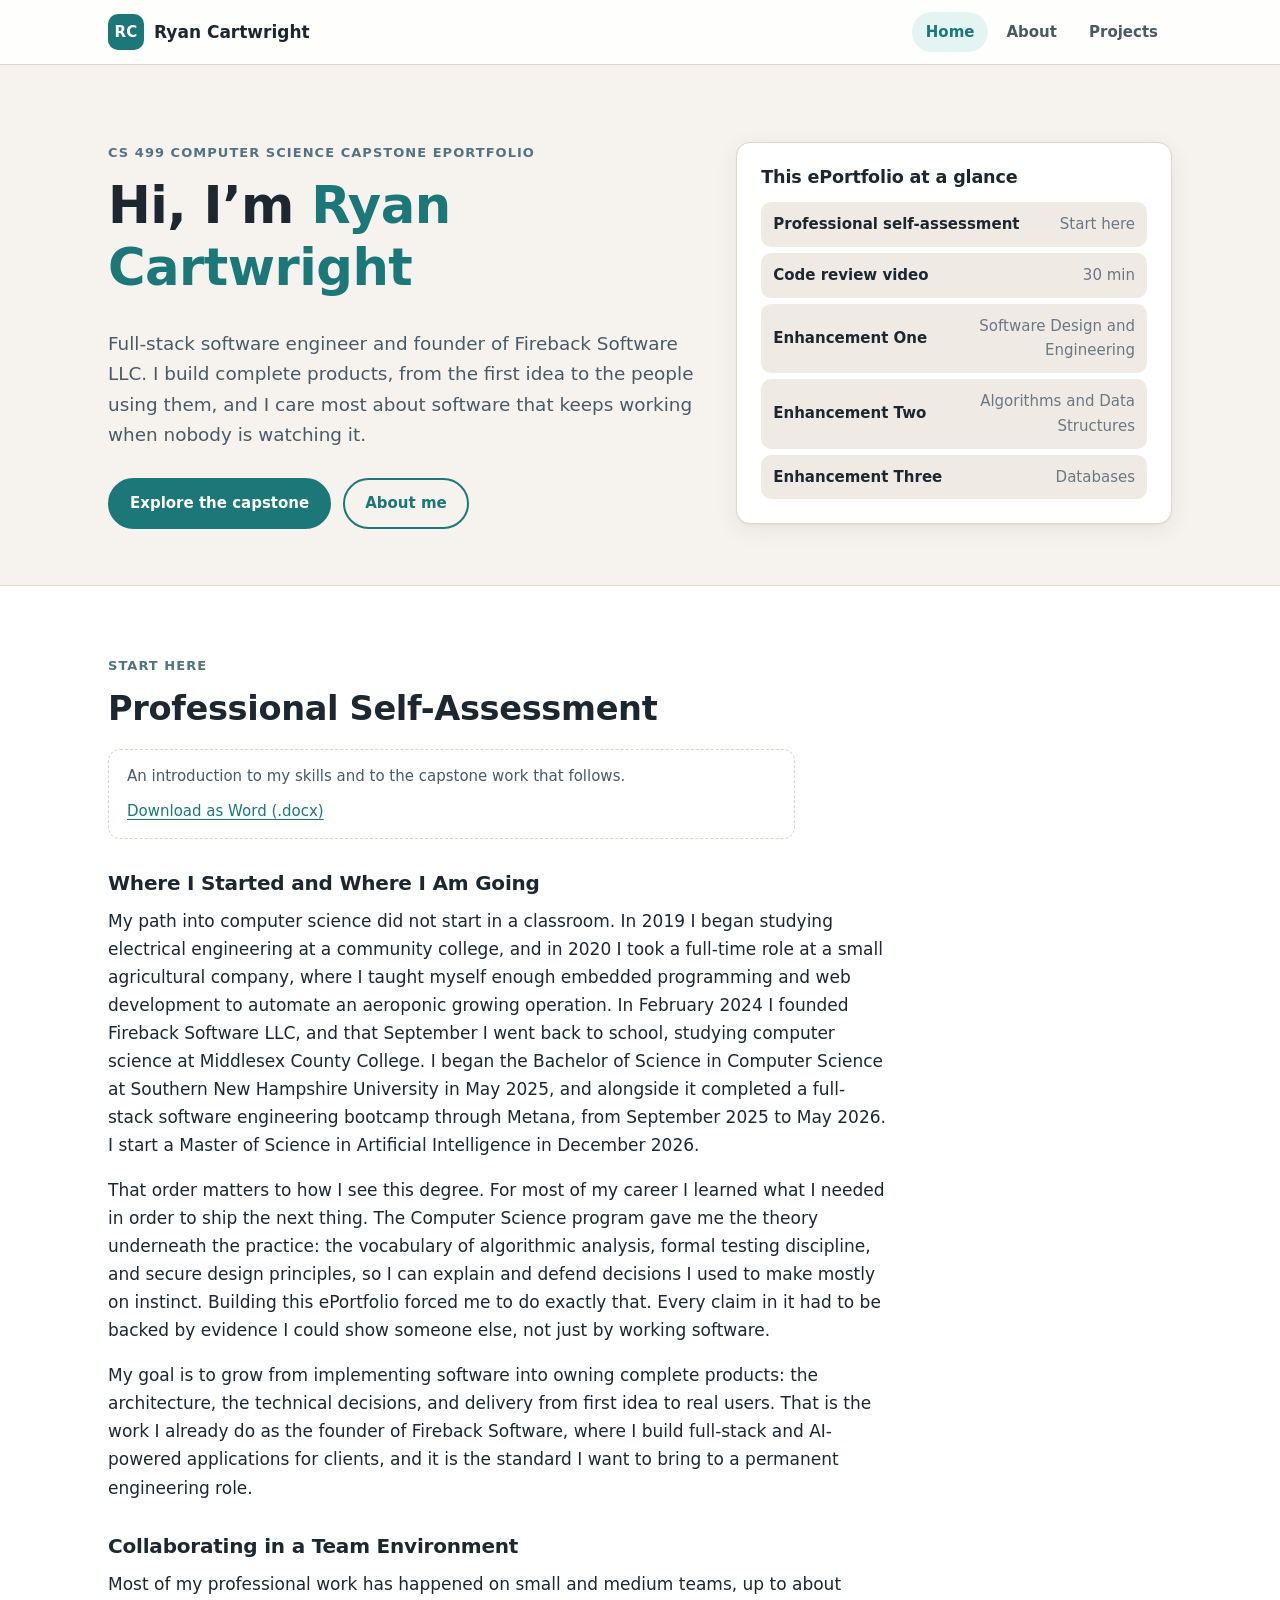
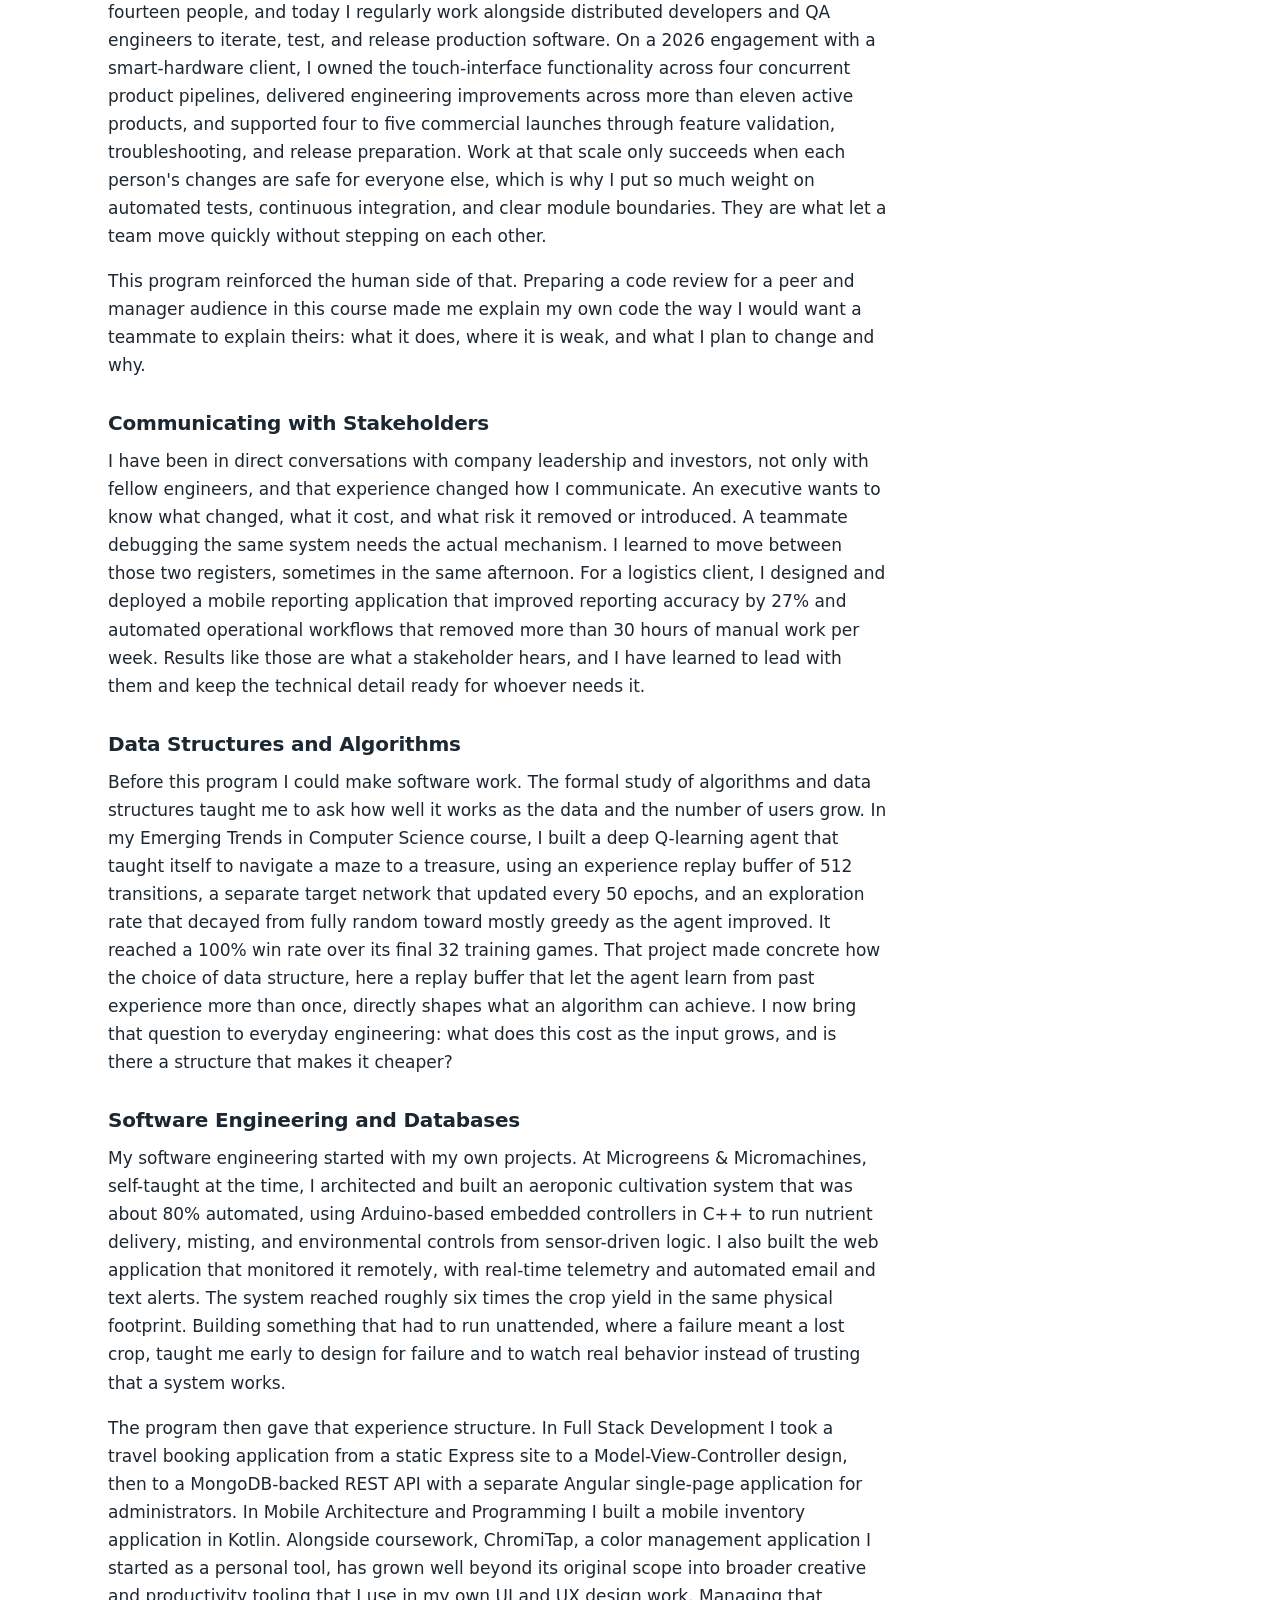
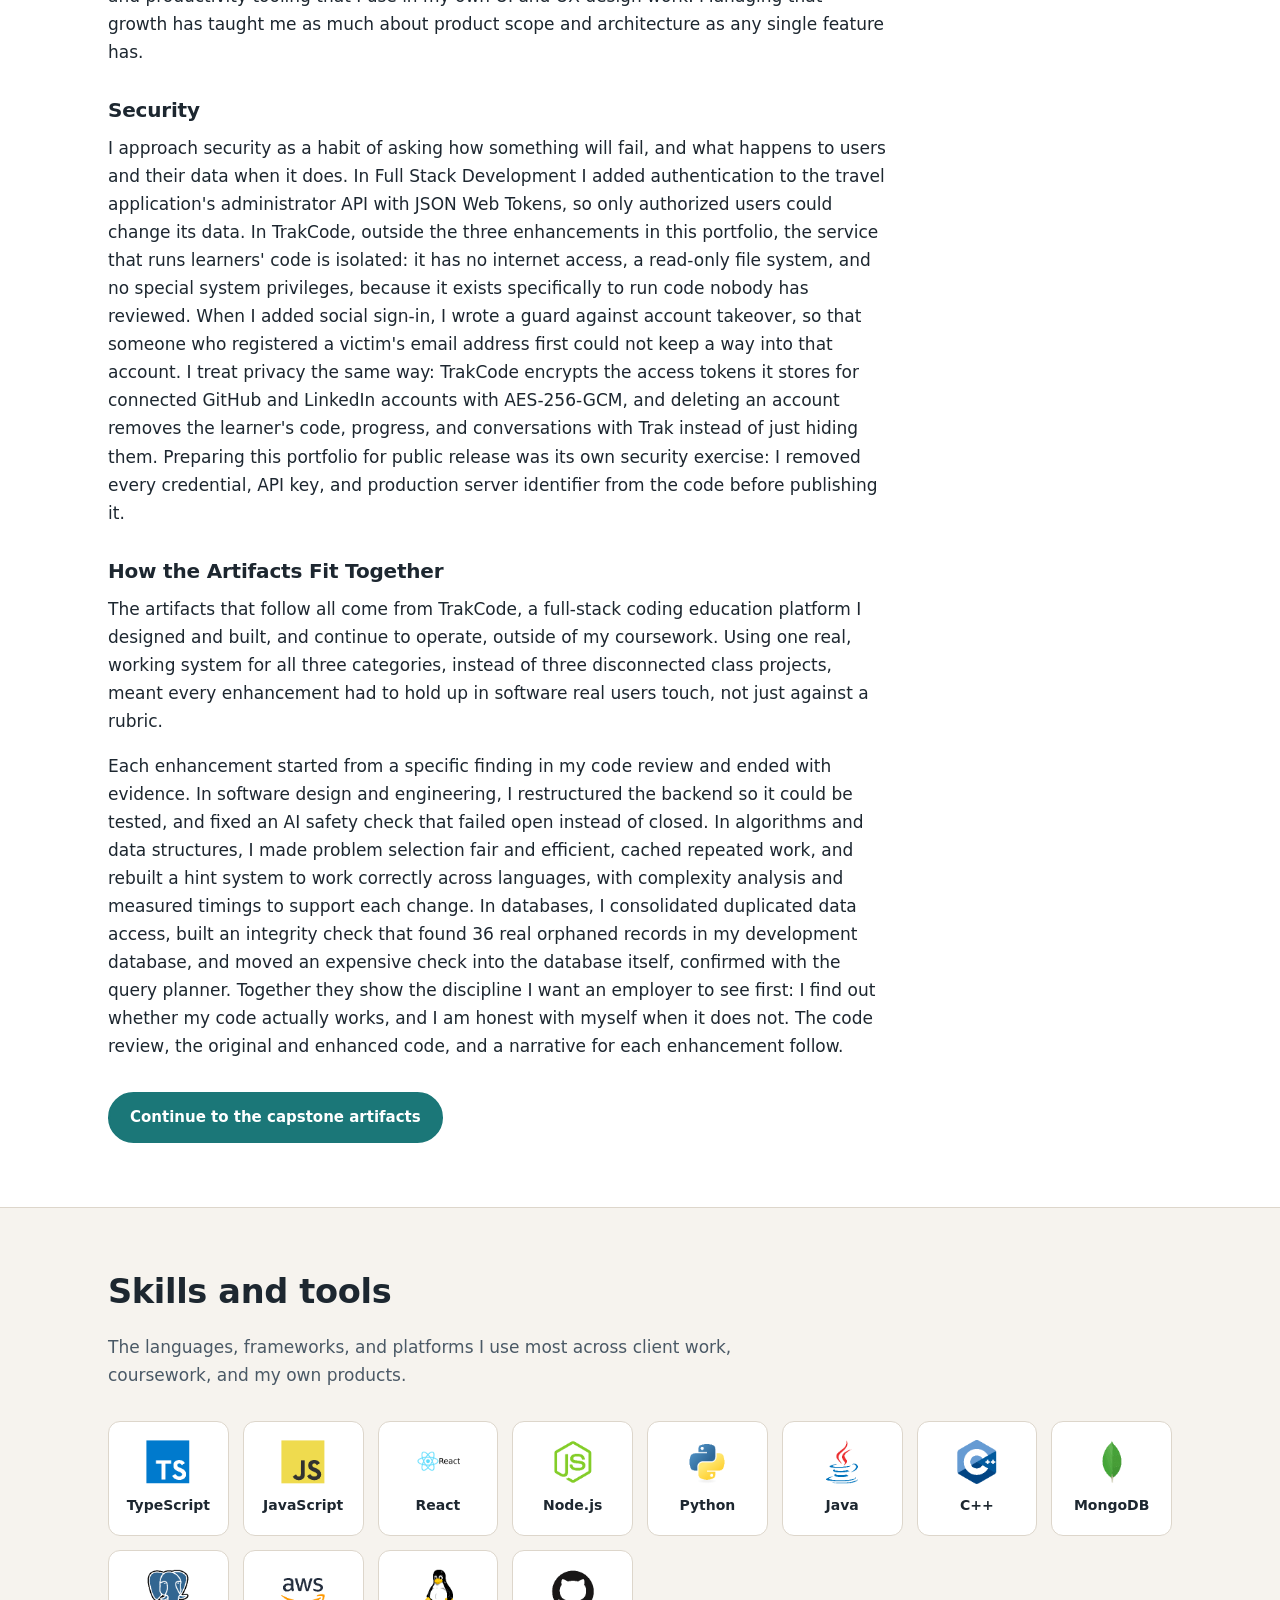
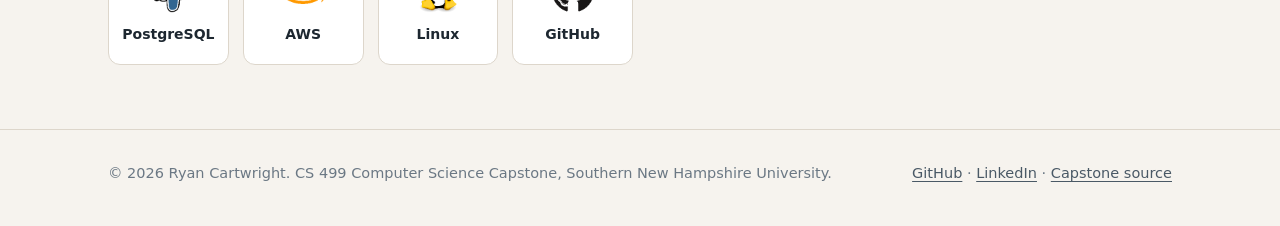
<file: index.html>
<!doctype html>
<html lang="en">
<head>
<meta charset="utf-8">
<meta name="viewport" content="width=device-width, initial-scale=1">
<title>Ryan Cartwright | CS 499 ePortfolio</title>
<meta name="description" content="The CS 499 Computer Science Capstone ePortfolio of Ryan Cartwright, full-stack software engineer: professional self-assessment, code review, and three enhancements to TrakCode.">
<meta property="og:title" content="Ryan Cartwright | CS 499 ePortfolio">
<meta property="og:description" content="The CS 499 Computer Science Capstone ePortfolio of Ryan Cartwright, full-stack software engineer: professional self-assessment, code review, and three enhancements to TrakCode.">
<meta property="og:type" content="website">
<meta property="og:url" content="https://countrycoder44.github.io/">
<meta property="og:image" content="https://countrycoder44.github.io/assets/img/trakcode.jpg">
<meta name="twitter:card" content="summary_large_image">
<link rel="canonical" href="https://countrycoder44.github.io/">
<link rel="icon" href="assets/img/favicon.svg" type="image/svg+xml">
<link rel="stylesheet" href="assets/css/site.css">
</head>
<body>
<a class="skip-link" href="#main">Skip to content</a>
<header class="site-header">
  <nav class="container nav" aria-label="Main">
    <a class="brand" href="index.html"><span class="brand-mark" aria-hidden="true">RC</span><span class="brand-name">Ryan Cartwright</span></a>
    <button class="nav-toggle" type="button" aria-expanded="false" aria-controls="nav-links">Menu</button>
    <ul class="nav-links" id="nav-links">
<li><a href="index.html" aria-current="page">Home</a></li>
<li><a href="about.html">About</a></li>
<li><a href="projects.html">Projects</a></li>
    </ul>
  </nav>
</header>
<main id="main">

<section class="hero">
  <div class="container hero-grid">
    <div>
      <span class="eyebrow">CS 499 Computer Science Capstone ePortfolio</span>
      <h1>Hi, I&rsquo;m <span class="accent">Ryan Cartwright</span></h1>
      <p class="lede">Full-stack software engineer and founder of Fireback Software LLC. I build complete products, from the first idea to the people using them, and I care most about software that keeps working when nobody is watching it.</p>
      <div class="btn-row">
        <a class="btn" href="trakcode.html">Explore the capstone</a>
        <a class="btn btn-outline" href="about.html">About me</a>
      </div>
    </div>
    <aside class="card glance" aria-labelledby="glance-title">
      <h2 id="glance-title">This ePortfolio at a glance</h2>
      <ol>
<li><a href="#self-assessment"><b>Professional self-assessment</b><span>Start here</span></a></li>
<li><a href="trakcode.html#code-review"><b>Code review video</b><span>30 min</span></a></li>
<li><a href="enhancement-1.html"><b>Enhancement One</b><span>Software Design and Engineering</span></a></li>
<li><a href="enhancement-2.html"><b>Enhancement Two</b><span>Algorithms and Data Structures</span></a></li>
<li><a href="enhancement-3.html"><b>Enhancement Three</b><span>Databases</span></a></li>
      </ol>
    </aside>
  </div>
</section>
<section class="section section-alt" id="self-assessment">
  <div class="container">
    <span class="eyebrow">Start here</span>
    <h2>Professional Self-Assessment</h2>
    <div class="doc-meta">
      <span>An introduction to my skills and to the capstone work that follows.</span>
      <a href="downloads/professional-self-assessment.docx" download>Download as Word (.docx)</a>
    </div>
    <article class="prose">
<h3>Where I Started and Where I Am Going</h3>
<p>My path into computer science did not start in a classroom. In 2019 I began studying electrical engineering at a community college, and in 2020 I took a full-time role at a small agricultural company, where I taught myself enough embedded programming and web development to automate an aeroponic growing operation. In February 2024 I founded Fireback Software LLC, and that September I went back to school, studying computer science at Middlesex County College. I began the Bachelor of Science in Computer Science at Southern New Hampshire University in May 2025, and alongside it completed a full-stack software engineering bootcamp through Metana, from September 2025 to May 2026. I start a Master of Science in Artificial Intelligence in December 2026.</p>
<p>That order matters to how I see this degree. For most of my career I learned what I needed in order to ship the next thing. The Computer Science program gave me the theory underneath the practice: the vocabulary of algorithmic analysis, formal testing discipline, and secure design principles, so I can explain and defend decisions I used to make mostly on instinct. Building this ePortfolio forced me to do exactly that. Every claim in it had to be backed by evidence I could show someone else, not just by working software.</p>
<p>My goal is to grow from implementing software into owning complete products: the architecture, the technical decisions, and delivery from first idea to real users. That is the work I already do as the founder of Fireback Software, where I build full-stack and AI-powered applications for clients, and it is the standard I want to bring to a permanent engineering role.</p>
<h3>Collaborating in a Team Environment</h3>
<p>Most of my professional work has happened on small and medium teams, up to about fourteen people, and today I regularly work alongside distributed developers and QA engineers to iterate, test, and release production software. On a 2026 engagement with a smart-hardware client, I owned the touch-interface functionality across four concurrent product pipelines, delivered engineering improvements across more than eleven active products, and supported four to five commercial launches through feature validation, troubleshooting, and release preparation. Work at that scale only succeeds when each person&#x27;s changes are safe for everyone else, which is why I put so much weight on automated tests, continuous integration, and clear module boundaries. They are what let a team move quickly without stepping on each other.</p>
<p>This program reinforced the human side of that. Preparing a code review for a peer and manager audience in this course made me explain my own code the way I would want a teammate to explain theirs: what it does, where it is weak, and what I plan to change and why.</p>
<h3>Communicating with Stakeholders</h3>
<p>I have been in direct conversations with company leadership and investors, not only with fellow engineers, and that experience changed how I communicate. An executive wants to know what changed, what it cost, and what risk it removed or introduced. A teammate debugging the same system needs the actual mechanism. I learned to move between those two registers, sometimes in the same afternoon. For a logistics client, I designed and deployed a mobile reporting application that improved reporting accuracy by 27% and automated operational workflows that removed more than 30 hours of manual work per week. Results like those are what a stakeholder hears, and I have learned to lead with them and keep the technical detail ready for whoever needs it.</p>
<h3>Data Structures and Algorithms</h3>
<p>Before this program I could make software work. The formal study of algorithms and data structures taught me to ask how well it works as the data and the number of users grow. In my Emerging Trends in Computer Science course, I built a deep Q-learning agent that taught itself to navigate a maze to a treasure, using an experience replay buffer of 512 transitions, a separate target network that updated every 50 epochs, and an exploration rate that decayed from fully random toward mostly greedy as the agent improved. It reached a 100% win rate over its final 32 training games. That project made concrete how the choice of data structure, here a replay buffer that let the agent learn from past experience more than once, directly shapes what an algorithm can achieve. I now bring that question to everyday engineering: what does this cost as the input grows, and is there a structure that makes it cheaper?</p>
<h3>Software Engineering and Databases</h3>
<p>My software engineering started with my own projects. At Microgreens &amp; Micromachines, self-taught at the time, I architected and built an aeroponic cultivation system that was about 80% automated, using Arduino-based embedded controllers in C++ to run nutrient delivery, misting, and environmental controls from sensor-driven logic. I also built the web application that monitored it remotely, with real-time telemetry and automated email and text alerts. The system reached roughly six times the crop yield in the same physical footprint. Building something that had to run unattended, where a failure meant a lost crop, taught me early to design for failure and to watch real behavior instead of trusting that a system works.</p>
<p>The program then gave that experience structure. In Full Stack Development I took a travel booking application from a static Express site to a Model-View-Controller design, then to a MongoDB-backed REST API with a separate Angular single-page application for administrators. In Mobile Architecture and Programming I built a mobile inventory application in Kotlin. Alongside coursework, ChromiTap, a color management application I started as a personal tool, has grown well beyond its original scope into broader creative and productivity tooling that I use in my own UI and UX design work. Managing that growth has taught me as much about product scope and architecture as any single feature has.</p>
<h3>Security</h3>
<p>I approach security as a habit of asking how something will fail, and what happens to users and their data when it does. In Full Stack Development I added authentication to the travel application&#x27;s administrator API with JSON Web Tokens, so only authorized users could change its data. In TrakCode, outside the three enhancements in this portfolio, the service that runs learners&#x27; code is isolated: it has no internet access, a read-only file system, and no special system privileges, because it exists specifically to run code nobody has reviewed. When I added social sign-in, I wrote a guard against account takeover, so that someone who registered a victim&#x27;s email address first could not keep a way into that account. I treat privacy the same way: TrakCode encrypts the access tokens it stores for connected GitHub and LinkedIn accounts with AES-256-GCM, and deleting an account removes the learner&#x27;s code, progress, and conversations with Trak instead of just hiding them. Preparing this portfolio for public release was its own security exercise: I removed every credential, API key, and production server identifier from the code before publishing it.</p>
<h3>How the Artifacts Fit Together</h3>
<p>The artifacts that follow all come from TrakCode, a full-stack coding education platform I designed and built, and continue to operate, outside of my coursework. Using one real, working system for all three categories, instead of three disconnected class projects, meant every enhancement had to hold up in software real users touch, not just against a rubric.</p>
<p>Each enhancement started from a specific finding in my code review and ended with evidence. In software design and engineering, I restructured the backend so it could be tested, and fixed an AI safety check that failed open instead of closed. In algorithms and data structures, I made problem selection fair and efficient, cached repeated work, and rebuilt a hint system to work correctly across languages, with complexity analysis and measured timings to support each change. In databases, I consolidated duplicated data access, built an integrity check that found 36 real orphaned records in my development database, and moved an expensive check into the database itself, confirmed with the query planner. Together they show the discipline I want an employer to see first: I find out whether my code actually works, and I am honest with myself when it does not. The code review, the original and enhanced code, and a narrative for each enhancement follow.</p>
    </article>
    <div class="btn-row" style="margin-top:32px">
      <a class="btn" href="trakcode.html">Continue to the capstone artifacts</a>
    </div>
  </div>
</section>
<section class="section">
  <div class="container">
    <div class="section-head">
      <h2>Skills and tools</h2>
      <p>The languages, frameworks, and platforms I use most across client work, coursework, and my own products.</p>
    </div>
    <div class="skills">
<div class="skill"><img src="assets/img/icons/typescript.png" alt="" width="44" height="44">TypeScript</div>
<div class="skill"><img src="assets/img/icons/javascript.png" alt="" width="44" height="44">JavaScript</div>
<div class="skill"><img src="assets/img/icons/react.png" alt="" width="44" height="44">React</div>
<div class="skill"><img src="assets/img/icons/nodejs.png" alt="" width="44" height="44">Node.js</div>
<div class="skill"><img src="assets/img/icons/python.png" alt="" width="44" height="44">Python</div>
<div class="skill"><img src="assets/img/icons/java.png" alt="" width="44" height="44">Java</div>
<div class="skill"><img src="assets/img/icons/cpp.png" alt="" width="44" height="44">C++</div>
<div class="skill"><img src="assets/img/icons/mongodb.png" alt="" width="44" height="44">MongoDB</div>
<div class="skill"><img src="assets/img/icons/postgresql.png" alt="" width="44" height="44">PostgreSQL</div>
<div class="skill"><img src="assets/img/icons/aws.png" alt="" width="44" height="44">AWS</div>
<div class="skill"><img src="assets/img/icons/linux.png" alt="" width="44" height="44">Linux</div>
<div class="skill"><img src="assets/img/icons/github.png" alt="" width="44" height="44">GitHub</div>
    </div>
  </div>
</section>
</main>
<footer class="site-footer">
  <div class="container">
    <span>&copy; 2026 Ryan Cartwright. CS 499 Computer Science Capstone, Southern New Hampshire University.</span>
    <span><a href="https://github.com/CountryCoder44">GitHub</a> &middot; <a href="https://www.linkedin.com/in/rycartwrightfromjersey">LinkedIn</a> &middot; <a href="https://github.com/CountryCoder44/trakcode-cs499">Capstone source</a></span>
  </div>
</footer>
<script src="assets/js/site.js"></script>
</body>
</html>
</file>
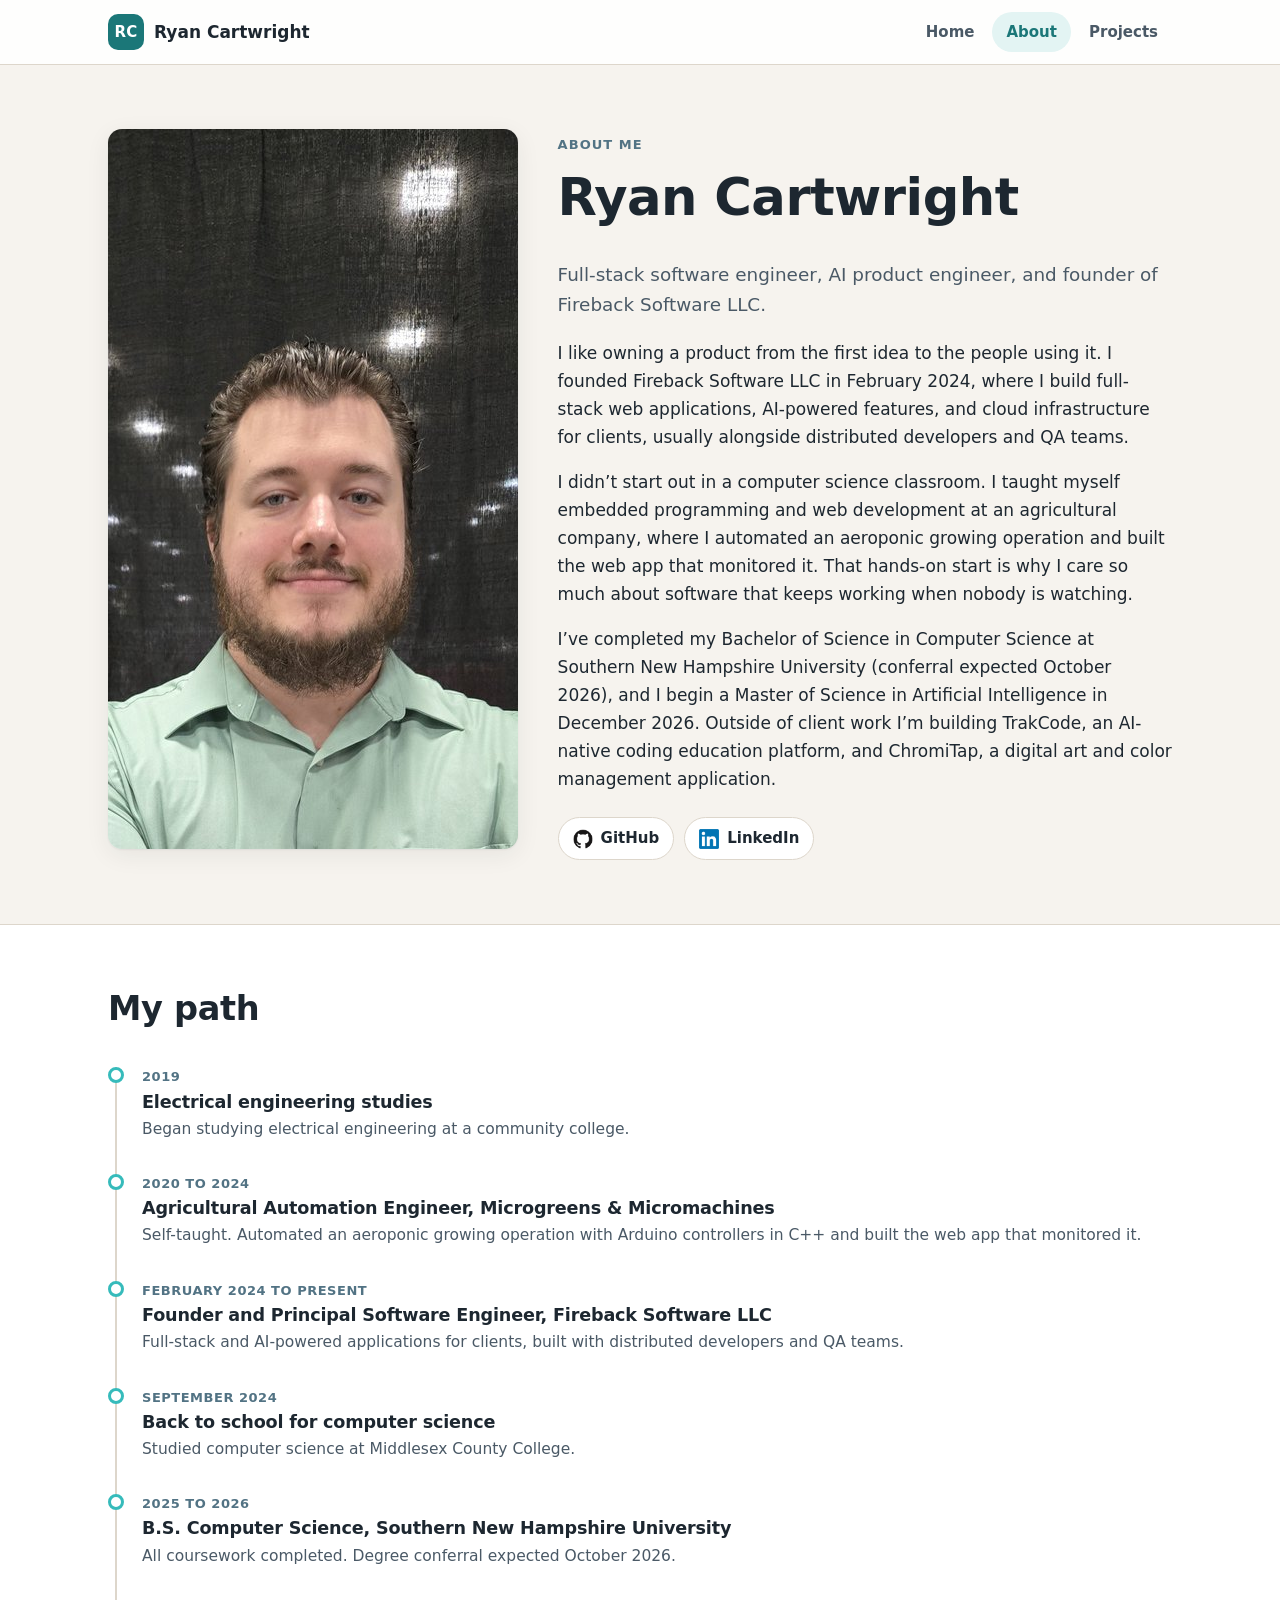
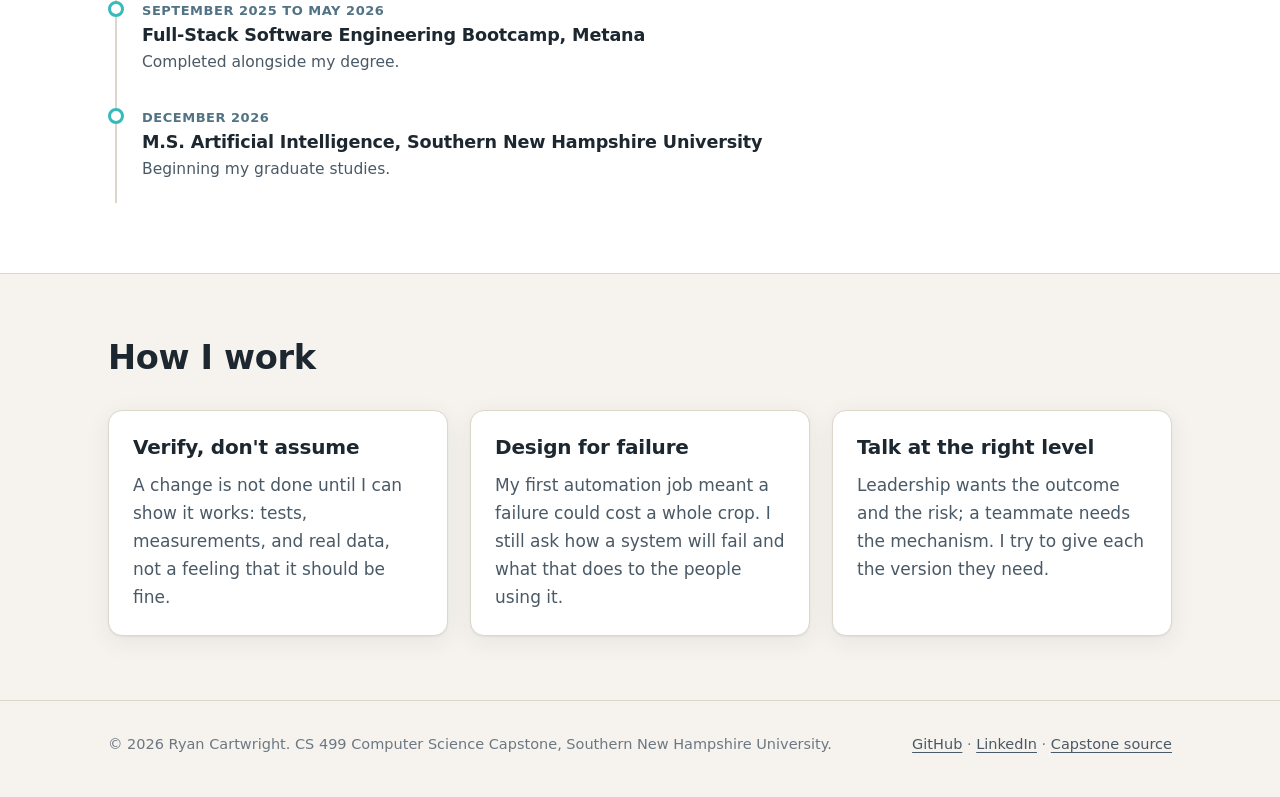
<file: about.html>
<!doctype html>
<html lang="en">
<head>
<meta charset="utf-8">
<meta name="viewport" content="width=device-width, initial-scale=1">
<title>About | Ryan Cartwright</title>
<meta name="description" content="About Ryan Cartwright: background, path into computer science, and how I work.">
<meta property="og:title" content="About | Ryan Cartwright">
<meta property="og:description" content="About Ryan Cartwright: background, path into computer science, and how I work.">
<meta property="og:type" content="website">
<meta property="og:url" content="https://countrycoder44.github.io/about.html">
<meta property="og:image" content="https://countrycoder44.github.io/assets/img/trakcode.jpg">
<meta name="twitter:card" content="summary_large_image">
<link rel="canonical" href="https://countrycoder44.github.io/about.html">
<link rel="icon" href="assets/img/favicon.svg" type="image/svg+xml">
<link rel="stylesheet" href="assets/css/site.css">
</head>
<body>
<a class="skip-link" href="#main">Skip to content</a>
<header class="site-header">
  <nav class="container nav" aria-label="Main">
    <a class="brand" href="index.html"><span class="brand-mark" aria-hidden="true">RC</span><span class="brand-name">Ryan Cartwright</span></a>
    <button class="nav-toggle" type="button" aria-expanded="false" aria-controls="nav-links">Menu</button>
    <ul class="nav-links" id="nav-links">
<li><a href="index.html">Home</a></li>
<li><a href="about.html" aria-current="page">About</a></li>
<li><a href="projects.html">Projects</a></li>
    </ul>
  </nav>
</header>
<main id="main">

<section class="section">
  <div class="container about-grid">
    <img class="portrait" src="assets/img/portrait.jpg" alt="Portrait of Ryan Cartwright" width="576" height="720">
    <div>
      <span class="eyebrow">About me</span>
      <h1>Ryan Cartwright</h1>
      <p class="lede">Full-stack software engineer, AI product engineer, and founder of Fireback Software LLC.</p>
      <p>I like owning a product from the first idea to the people using it. I founded Fireback Software LLC in February 2024, where I build full-stack web applications, AI-powered features, and cloud infrastructure for clients, usually alongside distributed developers and QA teams.</p>
      <p>I didn&rsquo;t start out in a computer science classroom. I taught myself embedded programming and web development at an agricultural company, where I automated an aeroponic growing operation and built the web app that monitored it. That hands-on start is why I care so much about software that keeps working when nobody is watching.</p>
      <p>I&rsquo;ve completed my Bachelor of Science in Computer Science at Southern New Hampshire University (conferral expected October 2026), and I begin a Master of Science in Artificial Intelligence in December 2026. Outside of client work I&rsquo;m building TrakCode, an AI-native coding education platform, and ChromiTap, a digital art and color management application.</p>
      <div class="social" style="margin-top:24px">
        <a href="https://github.com/CountryCoder44"><img src="assets/img/icons/github.png" alt="" width="20" height="20">GitHub</a>
        <a href="https://www.linkedin.com/in/rycartwrightfromjersey"><img src="assets/img/icons/linkedin.png" alt="" width="20" height="20">LinkedIn</a>
      </div>
    </div>
  </div>
</section>
<section class="section section-alt">
  <div class="container">
    <div class="section-head"><h2>My path</h2></div>
    <ol class="timeline">
<li><span class="when">2019</span><h3>Electrical engineering studies</h3><p>Began studying electrical engineering at a community college.</p></li>
<li><span class="when">2020 to 2024</span><h3>Agricultural Automation Engineer, Microgreens &amp; Micromachines</h3><p>Self-taught. Automated an aeroponic growing operation with Arduino controllers in C++ and built the web app that monitored it.</p></li>
<li><span class="when">February 2024 to present</span><h3>Founder and Principal Software Engineer, Fireback Software LLC</h3><p>Full-stack and AI-powered applications for clients, built with distributed developers and QA teams.</p></li>
<li><span class="when">September 2024</span><h3>Back to school for computer science</h3><p>Studied computer science at Middlesex County College.</p></li>
<li><span class="when">2025 to 2026</span><h3>B.S. Computer Science, Southern New Hampshire University</h3><p>All coursework completed. Degree conferral expected October 2026.</p></li>
<li><span class="when">September 2025 to May 2026</span><h3>Full-Stack Software Engineering Bootcamp, Metana</h3><p>Completed alongside my degree.</p></li>
<li><span class="when">December 2026</span><h3>M.S. Artificial Intelligence, Southern New Hampshire University</h3><p>Beginning my graduate studies.</p></li>
    </ol>
  </div>
</section>
<section class="section">
  <div class="container">
    <div class="section-head"><h2>How I work</h2></div>
    <div class="grid-3">
<div class="card"><h3>Verify, don&#x27;t assume</h3><p style="margin:0;color:var(--text-dim)">A change is not done until I can show it works: tests, measurements, and real data, not a feeling that it should be fine.</p></div>
<div class="card"><h3>Design for failure</h3><p style="margin:0;color:var(--text-dim)">My first automation job meant a failure could cost a whole crop. I still ask how a system will fail and what that does to the people using it.</p></div>
<div class="card"><h3>Talk at the right level</h3><p style="margin:0;color:var(--text-dim)">Leadership wants the outcome and the risk; a teammate needs the mechanism. I try to give each the version they need.</p></div>
    </div>
  </div>
</section>
</main>
<footer class="site-footer">
  <div class="container">
    <span>&copy; 2026 Ryan Cartwright. CS 499 Computer Science Capstone, Southern New Hampshire University.</span>
    <span><a href="https://github.com/CountryCoder44">GitHub</a> &middot; <a href="https://www.linkedin.com/in/rycartwrightfromjersey">LinkedIn</a> &middot; <a href="https://github.com/CountryCoder44/trakcode-cs499">Capstone source</a></span>
  </div>
</footer>
<script src="assets/js/site.js"></script>
</body>
</html>
</file>
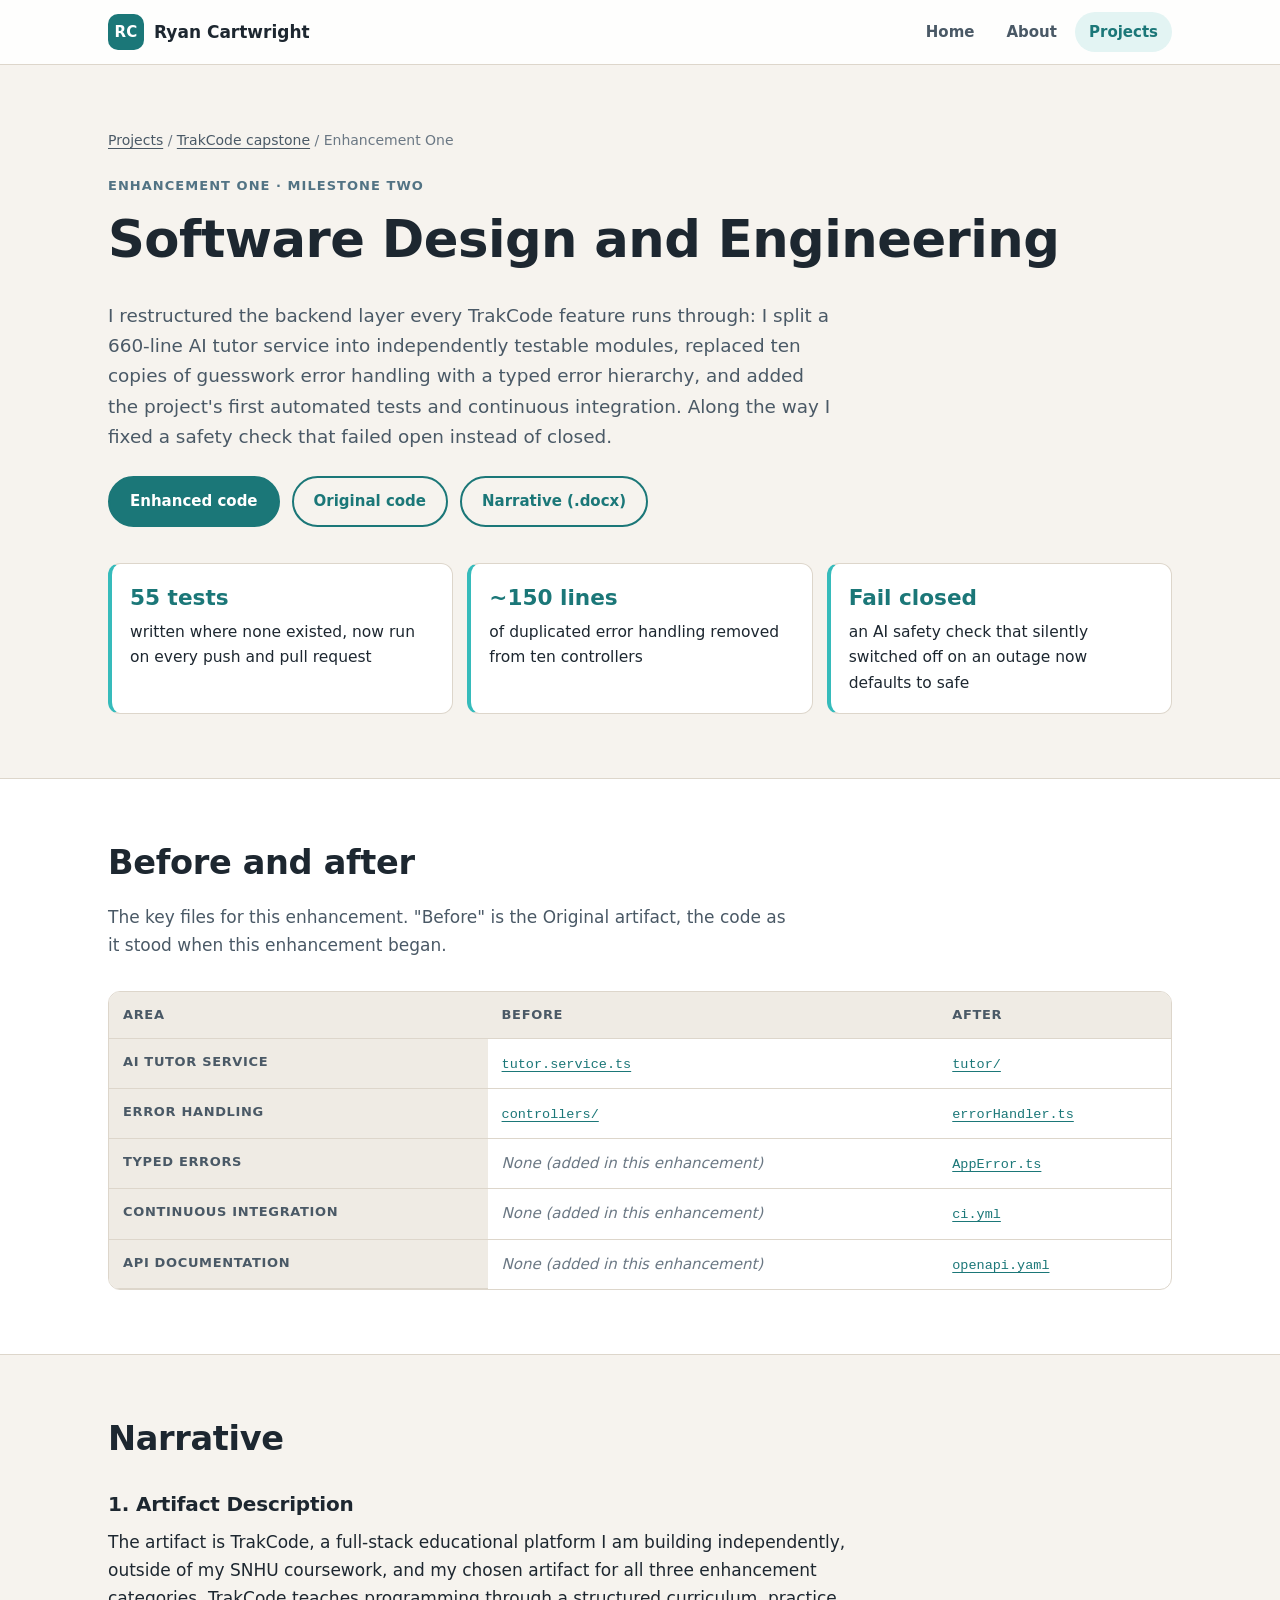
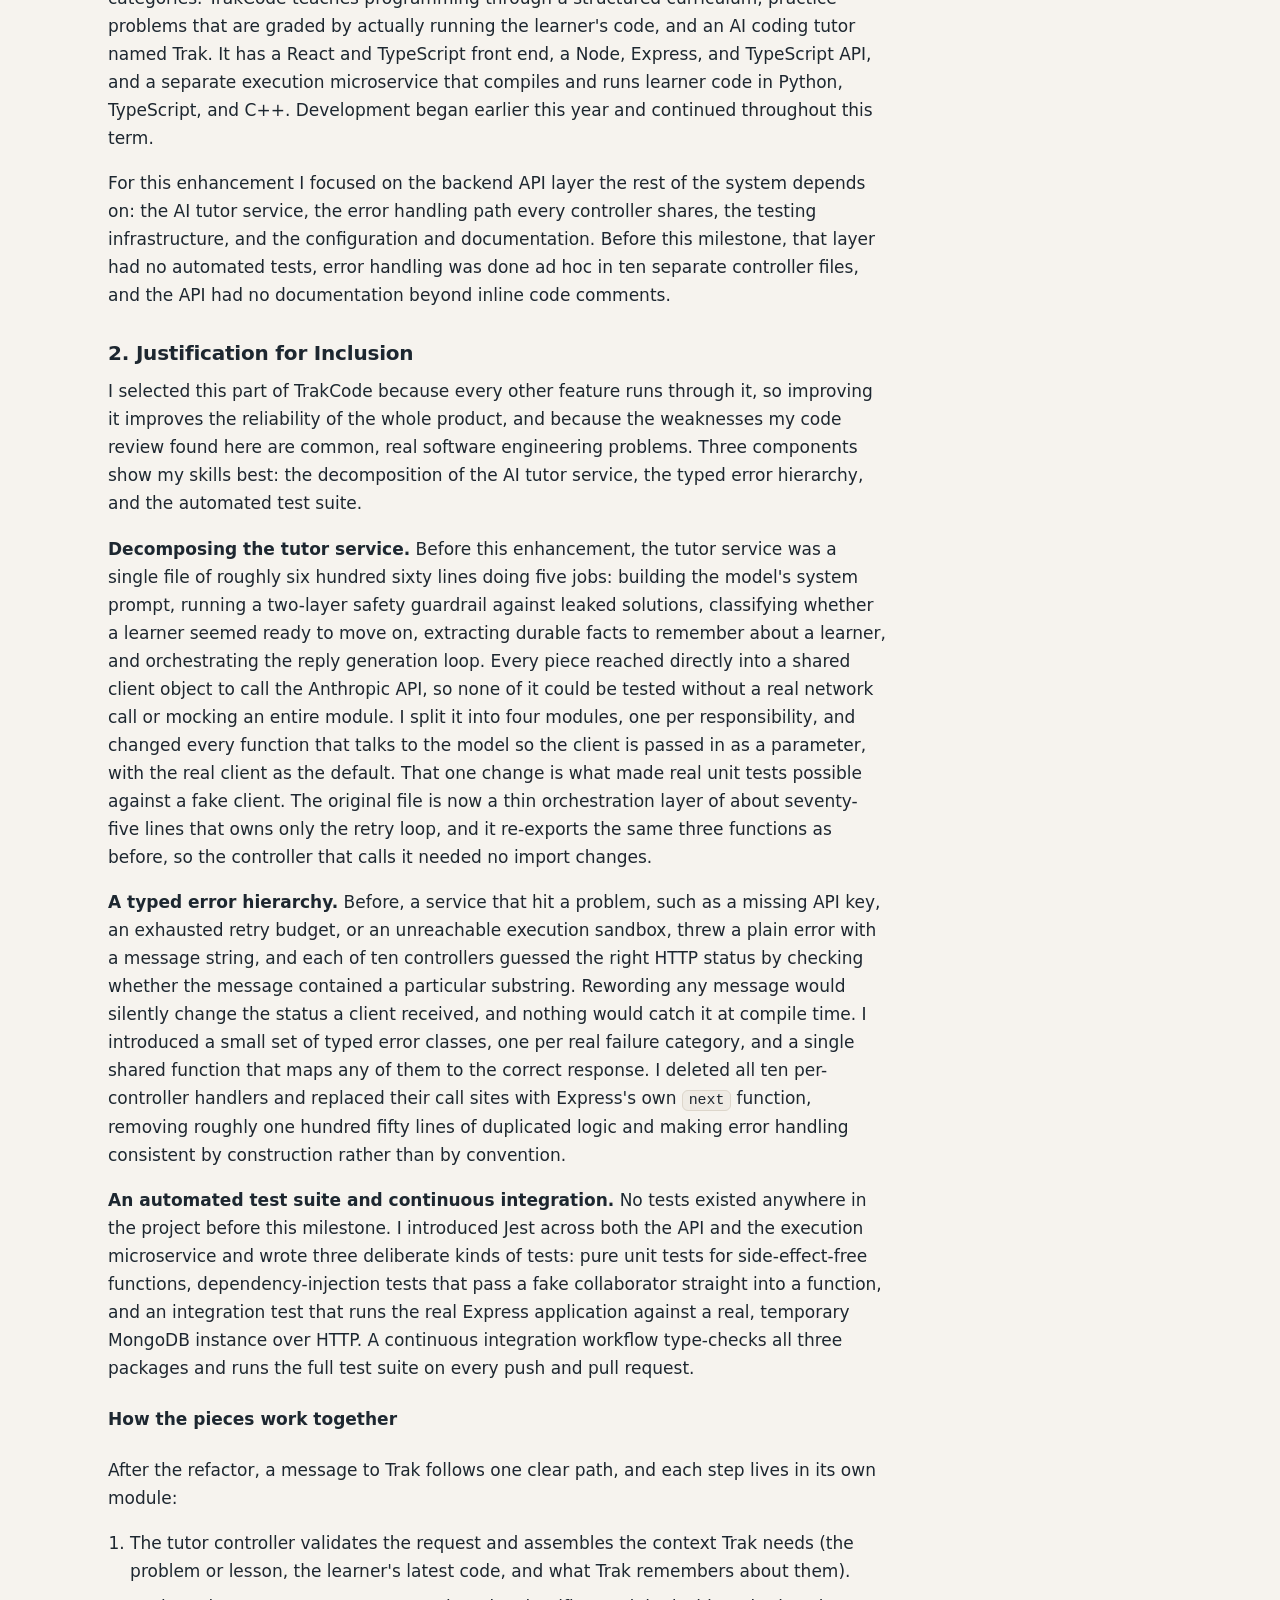
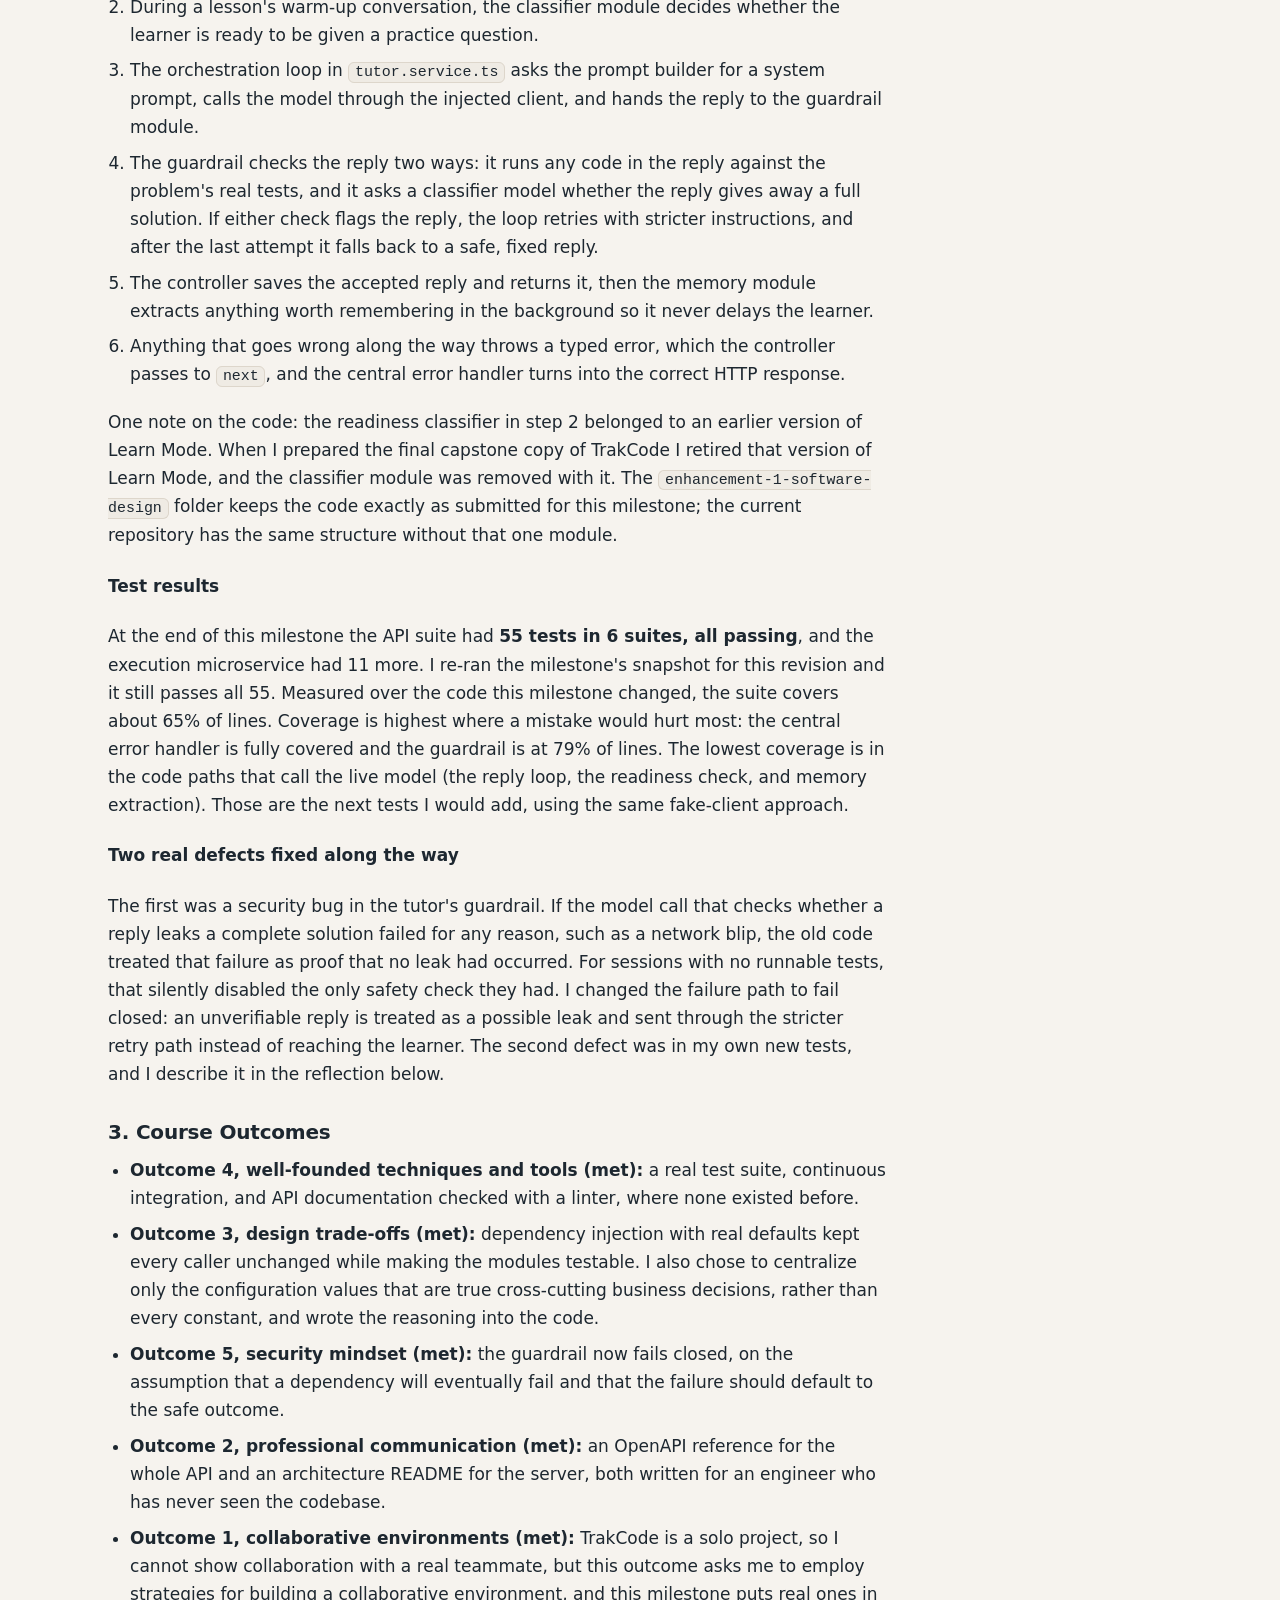
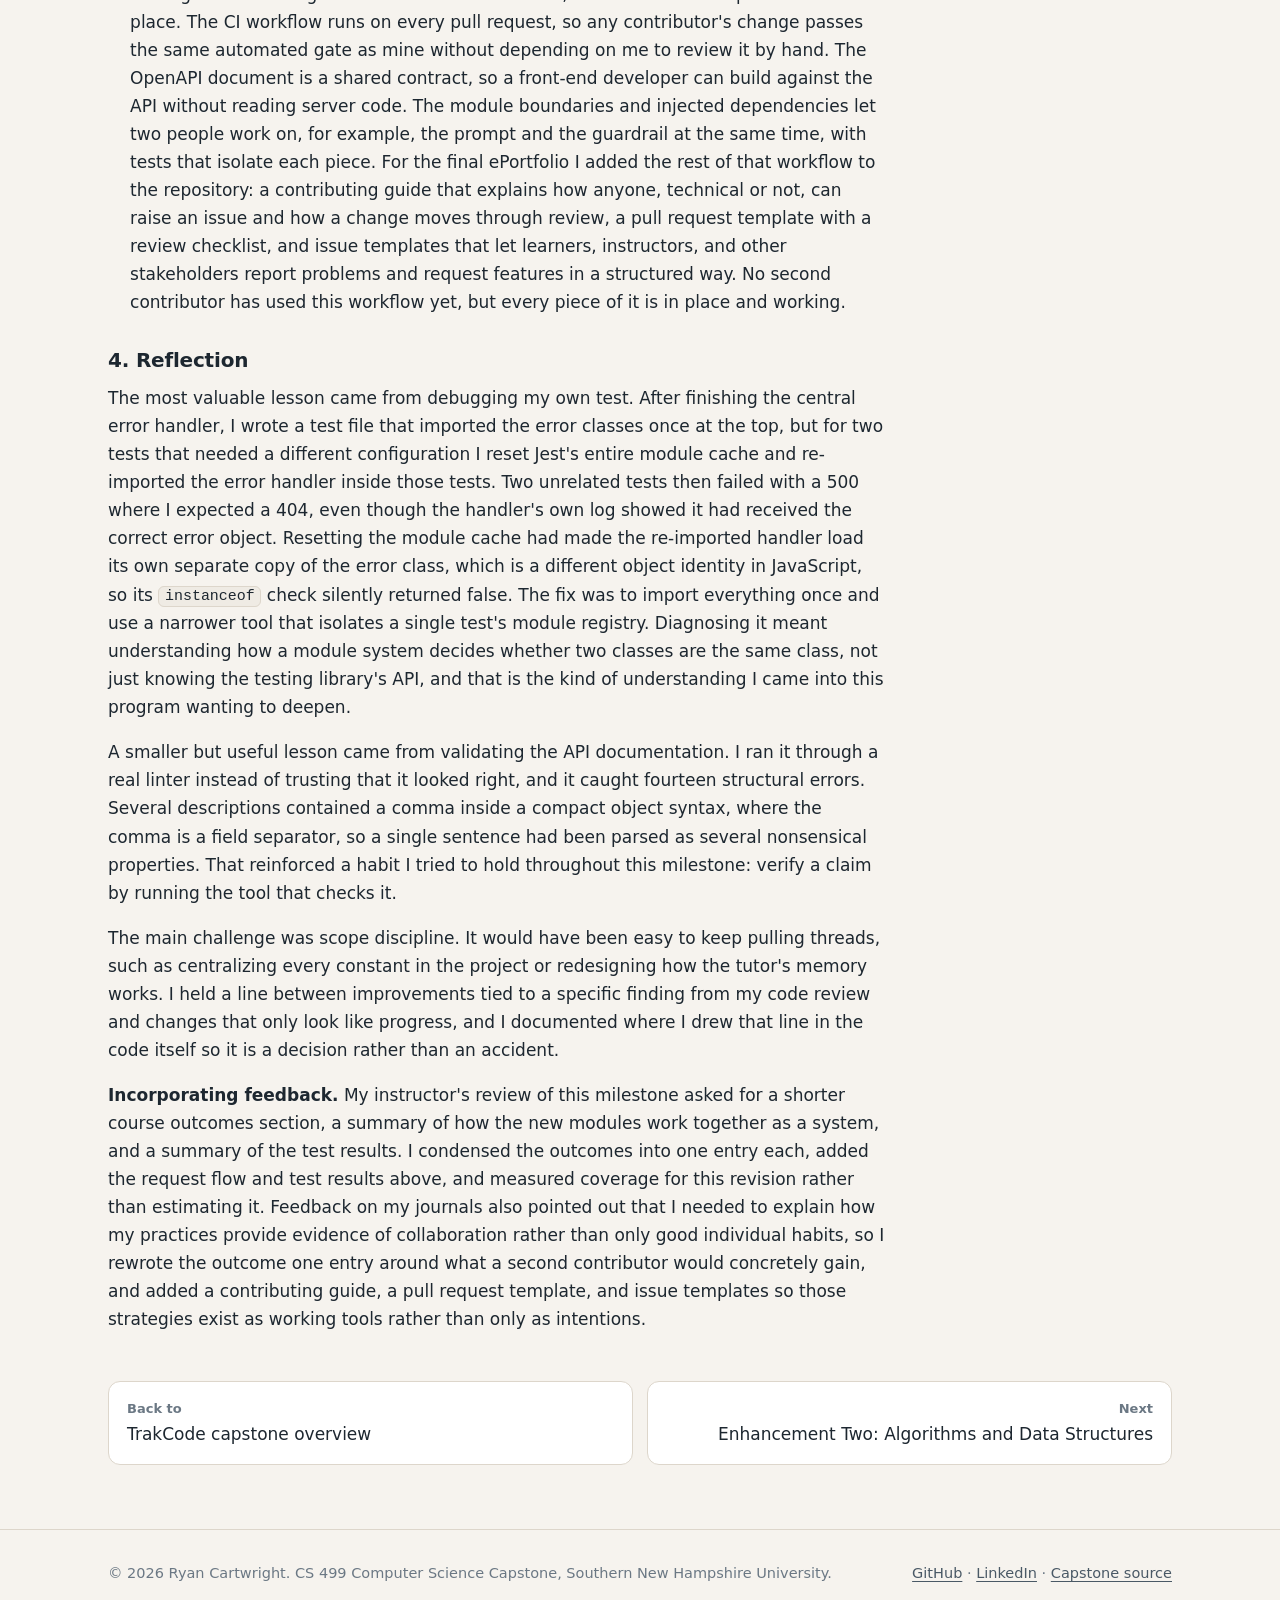
<file: enhancement-1.html>
<!doctype html>
<html lang="en">
<head>
<meta charset="utf-8">
<meta name="viewport" content="width=device-width, initial-scale=1">
<title>Enhancement One: Software Design and Engineering | Ryan Cartwright</title>
<meta name="description" content="CS 499 Enhancement One (Software Design and Engineering) for TrakCode: the narrative, key changes, and code.">
<meta property="og:title" content="Enhancement One: Software Design and Engineering | Ryan Cartwright">
<meta property="og:description" content="CS 499 Enhancement One (Software Design and Engineering) for TrakCode: the narrative, key changes, and code.">
<meta property="og:type" content="website">
<meta property="og:url" content="https://countrycoder44.github.io/enhancement-1.html">
<meta property="og:image" content="https://countrycoder44.github.io/assets/img/trakcode.jpg">
<meta name="twitter:card" content="summary_large_image">
<link rel="canonical" href="https://countrycoder44.github.io/enhancement-1.html">
<link rel="icon" href="assets/img/favicon.svg" type="image/svg+xml">
<link rel="stylesheet" href="assets/css/site.css">
</head>
<body>
<a class="skip-link" href="#main">Skip to content</a>
<header class="site-header">
  <nav class="container nav" aria-label="Main">
    <a class="brand" href="index.html"><span class="brand-mark" aria-hidden="true">RC</span><span class="brand-name">Ryan Cartwright</span></a>
    <button class="nav-toggle" type="button" aria-expanded="false" aria-controls="nav-links">Menu</button>
    <ul class="nav-links" id="nav-links">
<li><a href="index.html">Home</a></li>
<li><a href="about.html">About</a></li>
<li><a href="projects.html" aria-current="page">Projects</a></li>
    </ul>
  </nav>
</header>
<main id="main">

<section class="section">
  <div class="container">
    <p class="crumbs"><a href="projects.html">Projects</a> / <a href="trakcode.html">TrakCode capstone</a> / Enhancement One</p>
    <span class="eyebrow">Enhancement One &middot; Milestone Two</span>
    <h1>Software Design and Engineering</h1>
    <p class="lede">I restructured the backend layer every TrakCode feature runs through: I split a 660-line AI tutor service into independently testable modules, replaced ten copies of guesswork error handling with a typed error hierarchy, and added the project&#x27;s first automated tests and continuous integration. Along the way I fixed a safety check that failed open instead of closed.</p>
    <div class="btn-row" style="margin:24px 0 36px">
      <a class="btn" href="https://github.com/CountryCoder44/trakcode-cs499/tree/main/capstone/enhancement-1-software-design">Enhanced code</a>
      <a class="btn btn-outline" href="https://github.com/CountryCoder44/trakcode-cs499/tree/main/capstone/original">Original code</a>
      <a class="btn btn-outline" href="downloads/enhancement-1-software-design.docx" download>Narrative (.docx)</a>
    </div>
    <ul class="highlights">
<li><strong>55 tests</strong>written where none existed, now run on every push and pull request</li>
<li><strong>~150 lines</strong>of duplicated error handling removed from ten controllers</li>
<li><strong>Fail closed</strong>an AI safety check that silently switched off on an outage now defaults to safe</li>
    </ul>
  </div>
</section>
<section class="section section-alt">
  <div class="container">
    <div class="section-head">
      <h2>Before and after</h2>
      <p>The key files for this enhancement. "Before" is the Original artifact, the code as it stood when this enhancement began.</p>
    </div>
    <div class="table-wrap">
      <table>
        <thead><tr><th scope="col">Area</th><th scope="col">Before</th><th scope="col">After</th></tr></thead>
        <tbody>
<tr><th scope="row">AI tutor service</th><td><a href="https://github.com/CountryCoder44/trakcode-cs499/blob/main/capstone/original/server/src/services/tutor.service.ts" title="capstone/original/server/src/services/tutor.service.ts">tutor.service.ts</a></td><td><a href="https://github.com/CountryCoder44/trakcode-cs499/tree/main/capstone/enhancement-1-software-design/server/src/services/tutor" title="capstone/enhancement-1-software-design/server/src/services/tutor/">tutor/</a></td></tr>
<tr><th scope="row">Error handling</th><td><a href="https://github.com/CountryCoder44/trakcode-cs499/tree/main/capstone/original/server/src/controllers" title="capstone/original/server/src/controllers/">controllers/</a></td><td><a href="https://github.com/CountryCoder44/trakcode-cs499/blob/main/capstone/enhancement-1-software-design/server/src/middleware/errorHandler.ts" title="capstone/enhancement-1-software-design/server/src/middleware/errorHandler.ts">errorHandler.ts</a></td></tr>
<tr><th scope="row">Typed errors</th><td><span class="none">None (added in this enhancement)</span></td><td><a href="https://github.com/CountryCoder44/trakcode-cs499/blob/main/capstone/enhancement-1-software-design/server/src/errors/AppError.ts" title="capstone/enhancement-1-software-design/server/src/errors/AppError.ts">AppError.ts</a></td></tr>
<tr><th scope="row">Continuous integration</th><td><span class="none">None (added in this enhancement)</span></td><td><a href="https://github.com/CountryCoder44/trakcode-cs499/blob/main/capstone/enhancement-1-software-design/.github/workflows/ci.yml" title="capstone/enhancement-1-software-design/.github/workflows/ci.yml">ci.yml</a></td></tr>
<tr><th scope="row">API documentation</th><td><span class="none">None (added in this enhancement)</span></td><td><a href="https://github.com/CountryCoder44/trakcode-cs499/blob/main/capstone/enhancement-1-software-design/server/openapi.yaml" title="capstone/enhancement-1-software-design/server/openapi.yaml">openapi.yaml</a></td></tr>
        </tbody>
      </table>
    </div>
  </div>
</section>
<section class="section">
  <div class="container">
    <div class="section-head"><h2>Narrative</h2></div>
    <article class="prose">
<h3>1. Artifact Description</h3>
<p>The artifact is TrakCode, a full-stack educational platform I am building independently, outside of my SNHU coursework, and my chosen artifact for all three enhancement categories. TrakCode teaches programming through a structured curriculum, practice problems that are graded by actually running the learner&#x27;s code, and an AI coding tutor named Trak. It has a React and TypeScript front end, a Node, Express, and TypeScript API, and a separate execution microservice that compiles and runs learner code in Python, TypeScript, and C++. Development began earlier this year and continued throughout this term.</p>
<p>For this enhancement I focused on the backend API layer the rest of the system depends on: the AI tutor service, the error handling path every controller shares, the testing infrastructure, and the configuration and documentation. Before this milestone, that layer had no automated tests, error handling was done ad hoc in ten separate controller files, and the API had no documentation beyond inline code comments.</p>
<h3>2. Justification for Inclusion</h3>
<p>I selected this part of TrakCode because every other feature runs through it, so improving it improves the reliability of the whole product, and because the weaknesses my code review found here are common, real software engineering problems. Three components show my skills best: the decomposition of the AI tutor service, the typed error hierarchy, and the automated test suite.</p>
<p><strong>Decomposing the tutor service.</strong> Before this enhancement, the tutor service was a single file of roughly six hundred sixty lines doing five jobs: building the model&#x27;s system prompt, running a two-layer safety guardrail against leaked solutions, classifying whether a learner seemed ready to move on, extracting durable facts to remember about a learner, and orchestrating the reply generation loop. Every piece reached directly into a shared client object to call the Anthropic API, so none of it could be tested without a real network call or mocking an entire module. I split it into four modules, one per responsibility, and changed every function that talks to the model so the client is passed in as a parameter, with the real client as the default. That one change is what made real unit tests possible against a fake client. The original file is now a thin orchestration layer of about seventy-five lines that owns only the retry loop, and it re-exports the same three functions as before, so the controller that calls it needed no import changes.</p>
<p><strong>A typed error hierarchy.</strong> Before, a service that hit a problem, such as a missing API key, an exhausted retry budget, or an unreachable execution sandbox, threw a plain error with a message string, and each of ten controllers guessed the right HTTP status by checking whether the message contained a particular substring. Rewording any message would silently change the status a client received, and nothing would catch it at compile time. I introduced a small set of typed error classes, one per real failure category, and a single shared function that maps any of them to the correct response. I deleted all ten per-controller handlers and replaced their call sites with Express&#x27;s own <code>next</code> function, removing roughly one hundred fifty lines of duplicated logic and making error handling consistent by construction rather than by convention.</p>
<p><strong>An automated test suite and continuous integration.</strong> No tests existed anywhere in the project before this milestone. I introduced Jest across both the API and the execution microservice and wrote three deliberate kinds of tests: pure unit tests for side-effect-free functions, dependency-injection tests that pass a fake collaborator straight into a function, and an integration test that runs the real Express application against a real, temporary MongoDB instance over HTTP. A continuous integration workflow type-checks all three packages and runs the full test suite on every push and pull request.</p>
<h4>How the pieces work together</h4>
<p>After the refactor, a message to Trak follows one clear path, and each step lives in its own module:</p>
<ol>
<li>The tutor controller validates the request and assembles the context Trak needs (the problem or lesson, the learner&#x27;s latest code, and what Trak remembers about them).</li>
<li>During a lesson&#x27;s warm-up conversation, the classifier module decides whether the learner is ready to be given a practice question.</li>
<li>The orchestration loop in <code>tutor.service.ts</code> asks the prompt builder for a system prompt, calls the model through the injected client, and hands the reply to the guardrail module.</li>
<li>The guardrail checks the reply two ways: it runs any code in the reply against the problem&#x27;s real tests, and it asks a classifier model whether the reply gives away a full solution. If either check flags the reply, the loop retries with stricter instructions, and after the last attempt it falls back to a safe, fixed reply.</li>
<li>The controller saves the accepted reply and returns it, then the memory module extracts anything worth remembering in the background so it never delays the learner.</li>
<li>Anything that goes wrong along the way throws a typed error, which the controller passes to <code>next</code>, and the central error handler turns into the correct HTTP response.</li>
</ol>
<p>One note on the code: the readiness classifier in step 2 belonged to an earlier version of Learn Mode. When I prepared the final capstone copy of TrakCode I retired that version of Learn Mode, and the classifier module was removed with it. The <code>enhancement-1-software-design</code> folder keeps the code exactly as submitted for this milestone; the current repository has the same structure without that one module.</p>
<h4>Test results</h4>
<p>At the end of this milestone the API suite had <strong>55 tests in 6 suites, all passing</strong>, and the execution microservice had 11 more. I re-ran the milestone&#x27;s snapshot for this revision and it still passes all 55. Measured over the code this milestone changed, the suite covers about 65% of lines. Coverage is highest where a mistake would hurt most: the central error handler is fully covered and the guardrail is at 79% of lines. The lowest coverage is in the code paths that call the live model (the reply loop, the readiness check, and memory extraction). Those are the next tests I would add, using the same fake-client approach.</p>
<h4>Two real defects fixed along the way</h4>
<p>The first was a security bug in the tutor&#x27;s guardrail. If the model call that checks whether a reply leaks a complete solution failed for any reason, such as a network blip, the old code treated that failure as proof that no leak had occurred. For sessions with no runnable tests, that silently disabled the only safety check they had. I changed the failure path to fail closed: an unverifiable reply is treated as a possible leak and sent through the stricter retry path instead of reaching the learner. The second defect was in my own new tests, and I describe it in the reflection below.</p>
<h3>3. Course Outcomes</h3>
<ul>
<li><strong>Outcome 4, well-founded techniques and tools (met):</strong> a real test suite, continuous integration, and API documentation checked with a linter, where none existed before.</li>
<li><strong>Outcome 3, design trade-offs (met):</strong> dependency injection with real defaults kept every caller unchanged while making the modules testable. I also chose to centralize only the configuration values that are true cross-cutting business decisions, rather than every constant, and wrote the reasoning into the code.</li>
<li><strong>Outcome 5, security mindset (met):</strong> the guardrail now fails closed, on the assumption that a dependency will eventually fail and that the failure should default to the safe outcome.</li>
<li><strong>Outcome 2, professional communication (met):</strong> an OpenAPI reference for the whole API and an architecture README for the server, both written for an engineer who has never seen the codebase.</li>
<li><strong>Outcome 1, collaborative environments (met):</strong> TrakCode is a solo project, so I cannot show collaboration with a real teammate, but this outcome asks me to employ strategies for building a collaborative environment, and this milestone puts real ones in place. The CI workflow runs on every pull request, so any contributor&#x27;s change passes the same automated gate as mine without depending on me to review it by hand. The OpenAPI document is a shared contract, so a front-end developer can build against the API without reading server code. The module boundaries and injected dependencies let two people work on, for example, the prompt and the guardrail at the same time, with tests that isolate each piece. For the final ePortfolio I added the rest of that workflow to the repository: a contributing guide that explains how anyone, technical or not, can raise an issue and how a change moves through review, a pull request template with a review checklist, and issue templates that let learners, instructors, and other stakeholders report problems and request features in a structured way. No second contributor has used this workflow yet, but every piece of it is in place and working.</li>
</ul>
<h3>4. Reflection</h3>
<p>The most valuable lesson came from debugging my own test. After finishing the central error handler, I wrote a test file that imported the error classes once at the top, but for two tests that needed a different configuration I reset Jest&#x27;s entire module cache and re-imported the error handler inside those tests. Two unrelated tests then failed with a 500 where I expected a 404, even though the handler&#x27;s own log showed it had received the correct error object. Resetting the module cache had made the re-imported handler load its own separate copy of the error class, which is a different object identity in JavaScript, so its <code>instanceof</code> check silently returned false. The fix was to import everything once and use a narrower tool that isolates a single test&#x27;s module registry. Diagnosing it meant understanding how a module system decides whether two classes are the same class, not just knowing the testing library&#x27;s API, and that is the kind of understanding I came into this program wanting to deepen.</p>
<p>A smaller but useful lesson came from validating the API documentation. I ran it through a real linter instead of trusting that it looked right, and it caught fourteen structural errors. Several descriptions contained a comma inside a compact object syntax, where the comma is a field separator, so a single sentence had been parsed as several nonsensical properties. That reinforced a habit I tried to hold throughout this milestone: verify a claim by running the tool that checks it.</p>
<p>The main challenge was scope discipline. It would have been easy to keep pulling threads, such as centralizing every constant in the project or redesigning how the tutor&#x27;s memory works. I held a line between improvements tied to a specific finding from my code review and changes that only look like progress, and I documented where I drew that line in the code itself so it is a decision rather than an accident.</p>
<p><strong>Incorporating feedback.</strong> My instructor&#x27;s review of this milestone asked for a shorter course outcomes section, a summary of how the new modules work together as a system, and a summary of the test results. I condensed the outcomes into one entry each, added the request flow and test results above, and measured coverage for this revision rather than estimating it. Feedback on my journals also pointed out that I needed to explain how my practices provide evidence of collaboration rather than only good individual habits, so I rewrote the outcome one entry around what a second contributor would concretely gain, and added a contributing guide, a pull request template, and issue templates so those strategies exist as working tools rather than only as intentions.</p>
    </article>
    <nav class="pager" aria-label="Enhancements"><a href="trakcode.html"><span>Back to</span>TrakCode capstone overview</a><a class="next" href="enhancement-2.html"><span>Next</span>Enhancement Two: Algorithms and Data Structures</a></nav>
  </div>
</section>
</main>
<footer class="site-footer">
  <div class="container">
    <span>&copy; 2026 Ryan Cartwright. CS 499 Computer Science Capstone, Southern New Hampshire University.</span>
    <span><a href="https://github.com/CountryCoder44">GitHub</a> &middot; <a href="https://www.linkedin.com/in/rycartwrightfromjersey">LinkedIn</a> &middot; <a href="https://github.com/CountryCoder44/trakcode-cs499">Capstone source</a></span>
  </div>
</footer>
<script src="assets/js/site.js"></script>
</body>
</html>
</file>
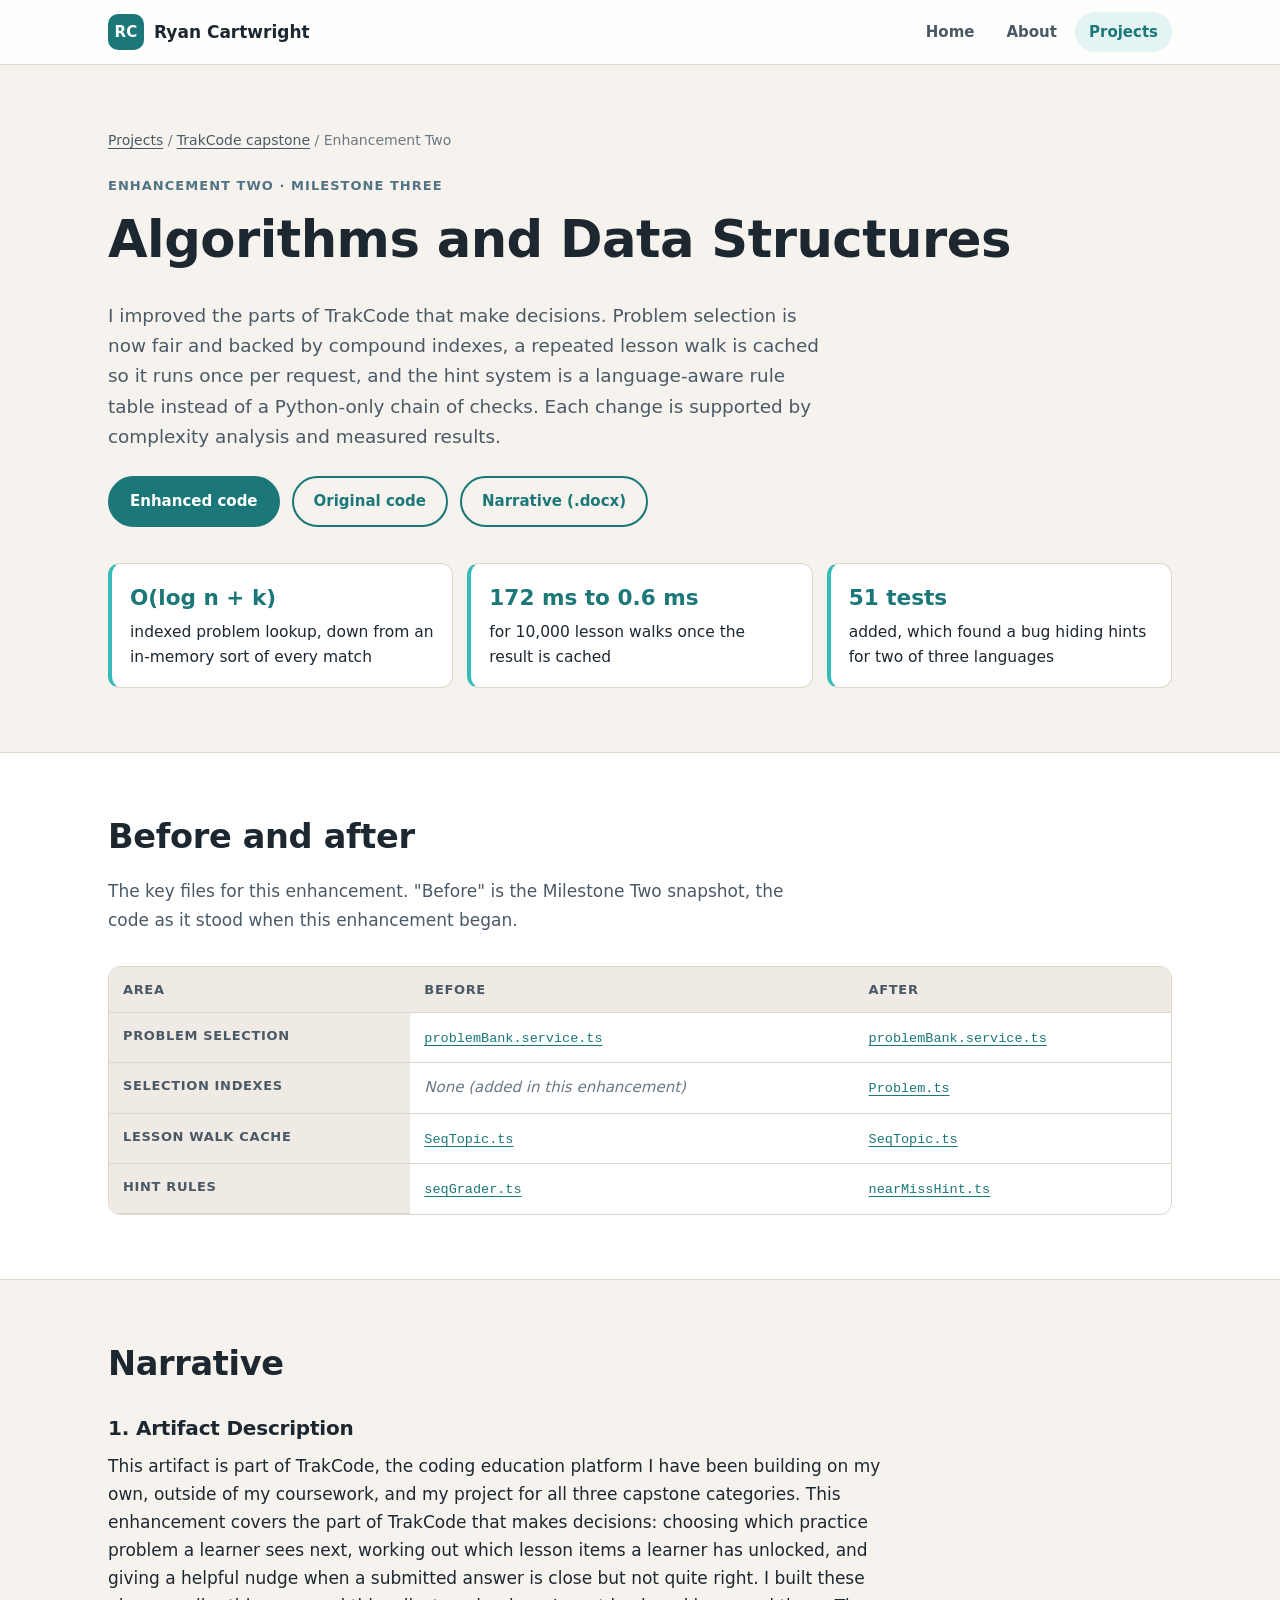
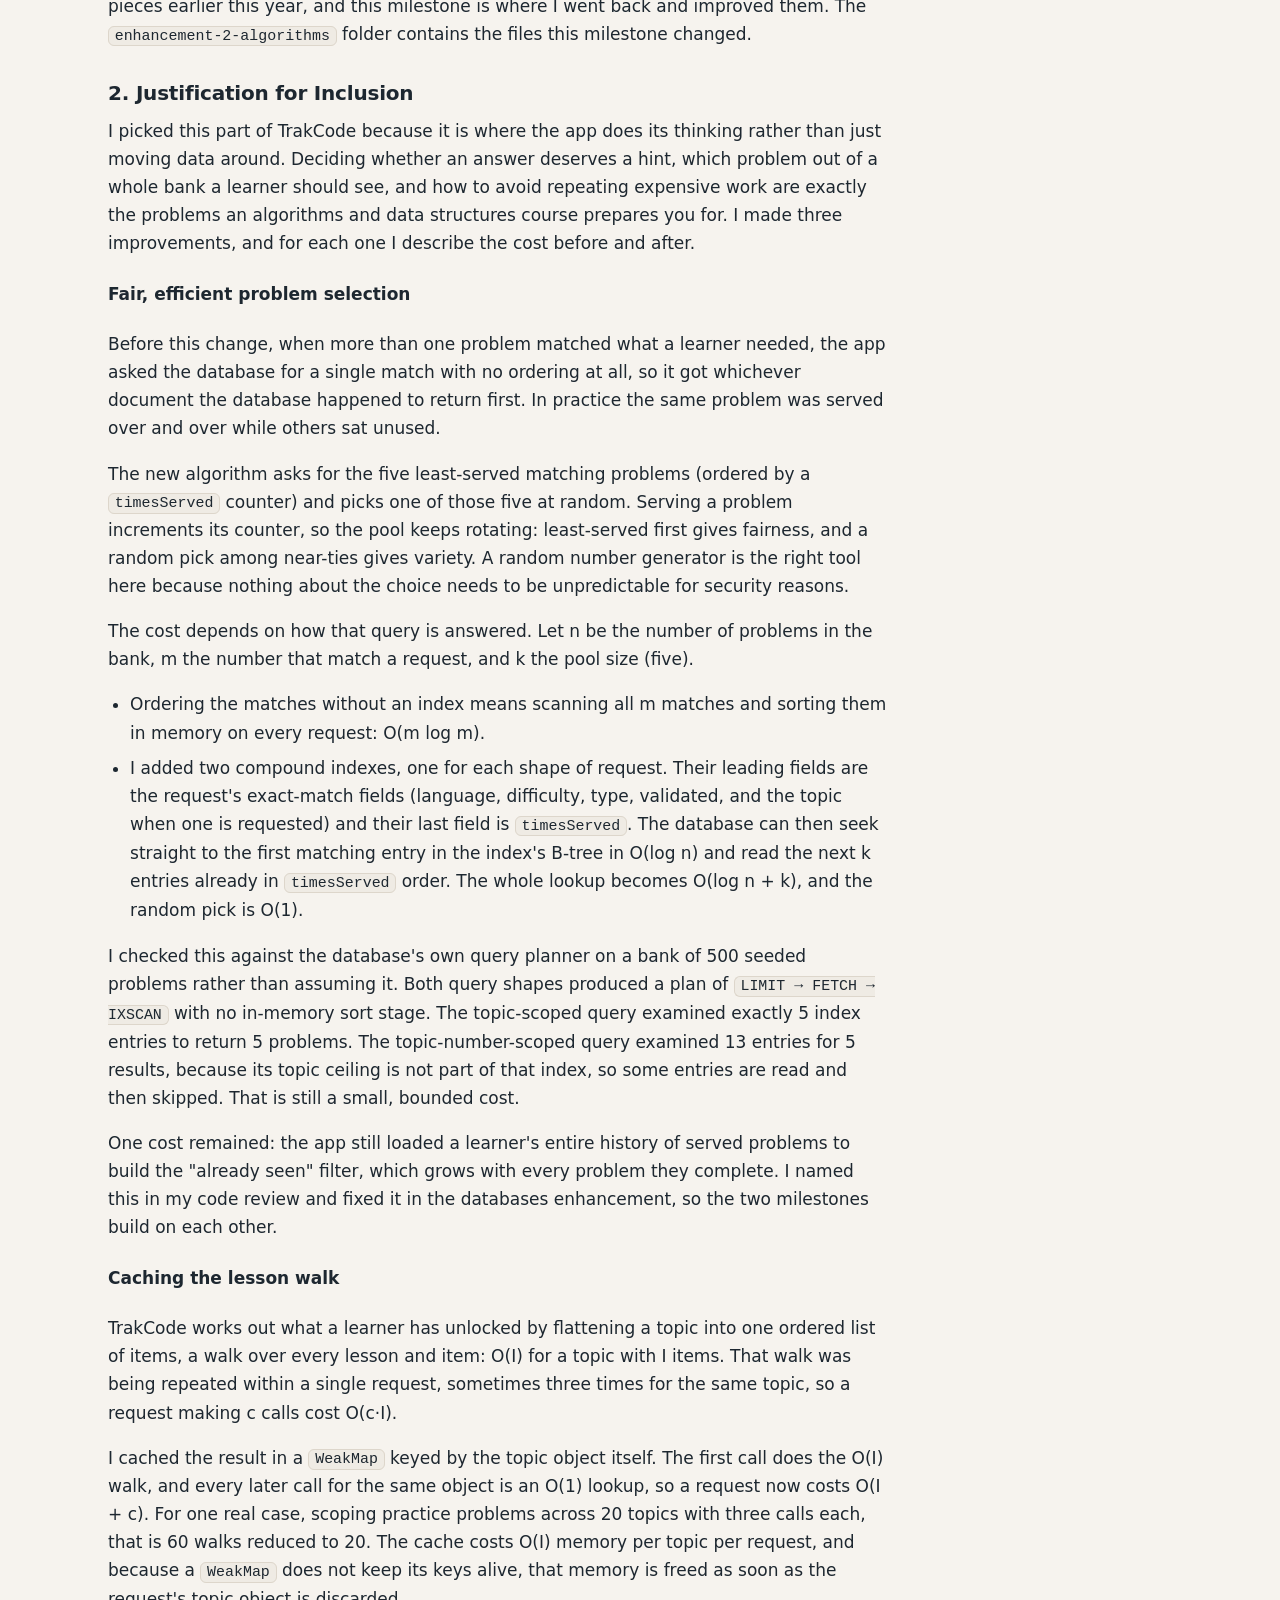
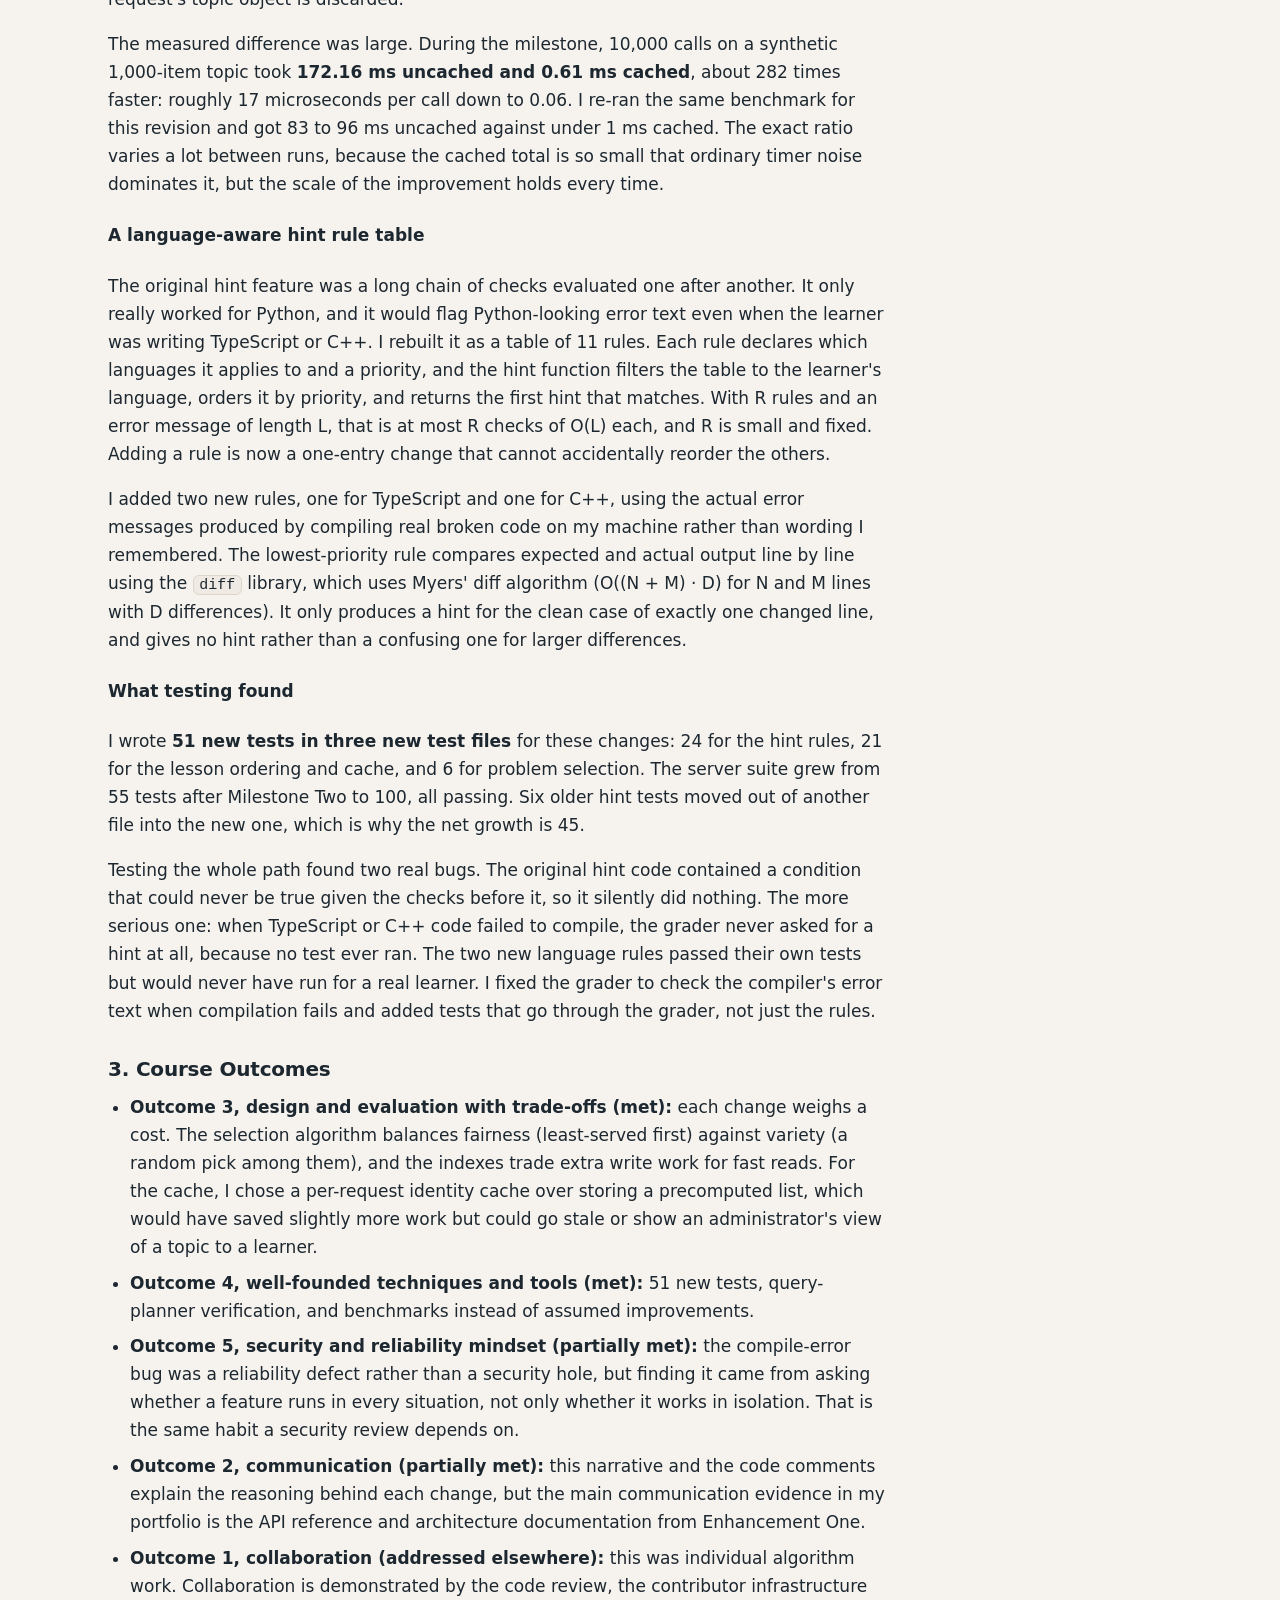
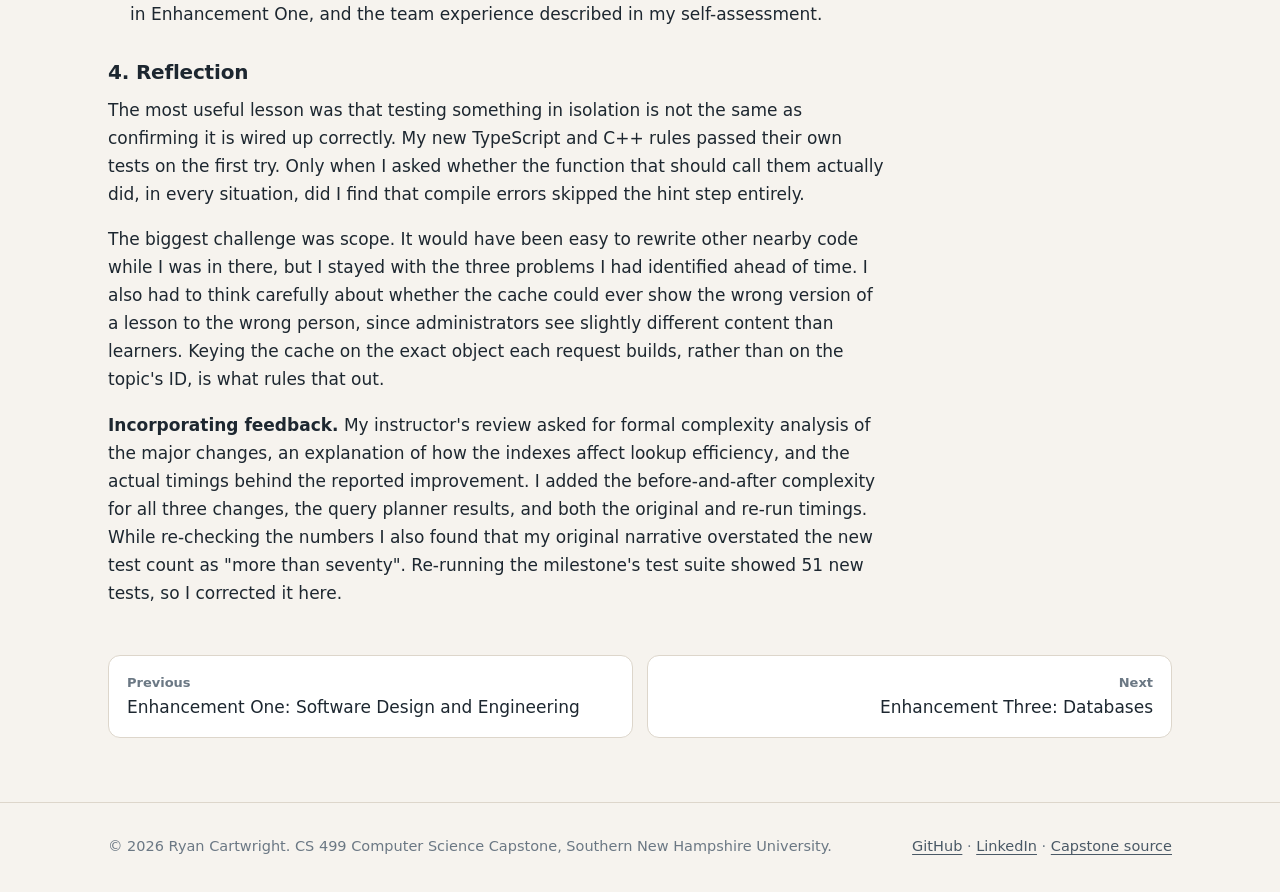
<file: enhancement-2.html>
<!doctype html>
<html lang="en">
<head>
<meta charset="utf-8">
<meta name="viewport" content="width=device-width, initial-scale=1">
<title>Enhancement Two: Algorithms and Data Structures | Ryan Cartwright</title>
<meta name="description" content="CS 499 Enhancement Two (Algorithms and Data Structures) for TrakCode: the narrative, key changes, and code.">
<meta property="og:title" content="Enhancement Two: Algorithms and Data Structures | Ryan Cartwright">
<meta property="og:description" content="CS 499 Enhancement Two (Algorithms and Data Structures) for TrakCode: the narrative, key changes, and code.">
<meta property="og:type" content="website">
<meta property="og:url" content="https://countrycoder44.github.io/enhancement-2.html">
<meta property="og:image" content="https://countrycoder44.github.io/assets/img/trakcode.jpg">
<meta name="twitter:card" content="summary_large_image">
<link rel="canonical" href="https://countrycoder44.github.io/enhancement-2.html">
<link rel="icon" href="assets/img/favicon.svg" type="image/svg+xml">
<link rel="stylesheet" href="assets/css/site.css">
</head>
<body>
<a class="skip-link" href="#main">Skip to content</a>
<header class="site-header">
  <nav class="container nav" aria-label="Main">
    <a class="brand" href="index.html"><span class="brand-mark" aria-hidden="true">RC</span><span class="brand-name">Ryan Cartwright</span></a>
    <button class="nav-toggle" type="button" aria-expanded="false" aria-controls="nav-links">Menu</button>
    <ul class="nav-links" id="nav-links">
<li><a href="index.html">Home</a></li>
<li><a href="about.html">About</a></li>
<li><a href="projects.html" aria-current="page">Projects</a></li>
    </ul>
  </nav>
</header>
<main id="main">

<section class="section">
  <div class="container">
    <p class="crumbs"><a href="projects.html">Projects</a> / <a href="trakcode.html">TrakCode capstone</a> / Enhancement Two</p>
    <span class="eyebrow">Enhancement Two &middot; Milestone Three</span>
    <h1>Algorithms and Data Structures</h1>
    <p class="lede">I improved the parts of TrakCode that make decisions. Problem selection is now fair and backed by compound indexes, a repeated lesson walk is cached so it runs once per request, and the hint system is a language-aware rule table instead of a Python-only chain of checks. Each change is supported by complexity analysis and measured results.</p>
    <div class="btn-row" style="margin:24px 0 36px">
      <a class="btn" href="https://github.com/CountryCoder44/trakcode-cs499/tree/main/capstone/enhancement-2-algorithms">Enhanced code</a>
      <a class="btn btn-outline" href="https://github.com/CountryCoder44/trakcode-cs499/tree/main/capstone/original">Original code</a>
      <a class="btn btn-outline" href="downloads/enhancement-2-algorithms.docx" download>Narrative (.docx)</a>
    </div>
    <ul class="highlights">
<li><strong>O(log n + k)</strong>indexed problem lookup, down from an in-memory sort of every match</li>
<li><strong>172 ms to 0.6 ms</strong>for 10,000 lesson walks once the result is cached</li>
<li><strong>51 tests</strong>added, which found a bug hiding hints for two of three languages</li>
    </ul>
  </div>
</section>
<section class="section section-alt">
  <div class="container">
    <div class="section-head">
      <h2>Before and after</h2>
      <p>The key files for this enhancement. "Before" is the Milestone Two snapshot, the code as it stood when this enhancement began.</p>
    </div>
    <div class="table-wrap">
      <table>
        <thead><tr><th scope="col">Area</th><th scope="col">Before</th><th scope="col">After</th></tr></thead>
        <tbody>
<tr><th scope="row">Problem selection</th><td><a href="https://github.com/CountryCoder44/trakcode-cs499/blob/main/capstone/enhancement-1-software-design/server/src/services/problemBank.service.ts" title="capstone/enhancement-1-software-design/server/src/services/problemBank.service.ts">problemBank.service.ts</a></td><td><a href="https://github.com/CountryCoder44/trakcode-cs499/blob/main/capstone/enhancement-2-algorithms/server/src/services/problemBank.service.ts" title="capstone/enhancement-2-algorithms/server/src/services/problemBank.service.ts">problemBank.service.ts</a></td></tr>
<tr><th scope="row">Selection indexes</th><td><span class="none">None (added in this enhancement)</span></td><td><a href="https://github.com/CountryCoder44/trakcode-cs499/blob/main/capstone/enhancement-2-algorithms/server/src/models/Problem.ts" title="capstone/enhancement-2-algorithms/server/src/models/Problem.ts">Problem.ts</a></td></tr>
<tr><th scope="row">Lesson walk cache</th><td><a href="https://github.com/CountryCoder44/trakcode-cs499/blob/main/capstone/enhancement-1-software-design/server/src/models/SeqTopic.ts" title="capstone/enhancement-1-software-design/server/src/models/SeqTopic.ts">SeqTopic.ts</a></td><td><a href="https://github.com/CountryCoder44/trakcode-cs499/blob/main/capstone/enhancement-2-algorithms/server/src/models/SeqTopic.ts" title="capstone/enhancement-2-algorithms/server/src/models/SeqTopic.ts">SeqTopic.ts</a></td></tr>
<tr><th scope="row">Hint rules</th><td><a href="https://github.com/CountryCoder44/trakcode-cs499/blob/main/capstone/enhancement-1-software-design/server/src/services/seqGrader.ts" title="capstone/enhancement-1-software-design/server/src/services/seqGrader.ts">seqGrader.ts</a></td><td><a href="https://github.com/CountryCoder44/trakcode-cs499/blob/main/capstone/enhancement-2-algorithms/server/src/services/nearMissHint.ts" title="capstone/enhancement-2-algorithms/server/src/services/nearMissHint.ts">nearMissHint.ts</a></td></tr>
        </tbody>
      </table>
    </div>
  </div>
</section>
<section class="section">
  <div class="container">
    <div class="section-head"><h2>Narrative</h2></div>
    <article class="prose">
<h3>1. Artifact Description</h3>
<p>This artifact is part of TrakCode, the coding education platform I have been building on my own, outside of my coursework, and my project for all three capstone categories. This enhancement covers the part of TrakCode that makes decisions: choosing which practice problem a learner sees next, working out which lesson items a learner has unlocked, and giving a helpful nudge when a submitted answer is close but not quite right. I built these pieces earlier this year, and this milestone is where I went back and improved them. The <code>enhancement-2-algorithms</code> folder contains the files this milestone changed.</p>
<h3>2. Justification for Inclusion</h3>
<p>I picked this part of TrakCode because it is where the app does its thinking rather than just moving data around. Deciding whether an answer deserves a hint, which problem out of a whole bank a learner should see, and how to avoid repeating expensive work are exactly the problems an algorithms and data structures course prepares you for. I made three improvements, and for each one I describe the cost before and after.</p>
<h4>Fair, efficient problem selection</h4>
<p>Before this change, when more than one problem matched what a learner needed, the app asked the database for a single match with no ordering at all, so it got whichever document the database happened to return first. In practice the same problem was served over and over while others sat unused.</p>
<p>The new algorithm asks for the five least-served matching problems (ordered by a <code>timesServed</code> counter) and picks one of those five at random. Serving a problem increments its counter, so the pool keeps rotating: least-served first gives fairness, and a random pick among near-ties gives variety. A random number generator is the right tool here because nothing about the choice needs to be unpredictable for security reasons.</p>
<p>The cost depends on how that query is answered. Let n be the number of problems in the bank, m the number that match a request, and k the pool size (five).</p>
<ul>
<li>Ordering the matches without an index means scanning all m matches and sorting them in memory on every request: O(m log m).</li>
<li>I added two compound indexes, one for each shape of request. Their leading fields are the request&#x27;s exact-match fields (language, difficulty, type, validated, and the topic when one is requested) and their last field is <code>timesServed</code>. The database can then seek straight to the first matching entry in the index&#x27;s B-tree in O(log n) and read the next k entries already in <code>timesServed</code> order. The whole lookup becomes O(log n + k), and the random pick is O(1).</li>
</ul>
<p>I checked this against the database&#x27;s own query planner on a bank of 500 seeded problems rather than assuming it. Both query shapes produced a plan of <code>LIMIT → FETCH → IXSCAN</code> with no in-memory sort stage. The topic-scoped query examined exactly 5 index entries to return 5 problems. The topic-number-scoped query examined 13 entries for 5 results, because its topic ceiling is not part of that index, so some entries are read and then skipped. That is still a small, bounded cost.</p>
<p>One cost remained: the app still loaded a learner&#x27;s entire history of served problems to build the &quot;already seen&quot; filter, which grows with every problem they complete. I named this in my code review and fixed it in the databases enhancement, so the two milestones build on each other.</p>
<h4>Caching the lesson walk</h4>
<p>TrakCode works out what a learner has unlocked by flattening a topic into one ordered list of items, a walk over every lesson and item: O(I) for a topic with I items. That walk was being repeated within a single request, sometimes three times for the same topic, so a request making c calls cost O(c·I).</p>
<p>I cached the result in a <code>WeakMap</code> keyed by the topic object itself. The first call does the O(I) walk, and every later call for the same object is an O(1) lookup, so a request now costs O(I + c). For one real case, scoping practice problems across 20 topics with three calls each, that is 60 walks reduced to 20. The cache costs O(I) memory per topic per request, and because a <code>WeakMap</code> does not keep its keys alive, that memory is freed as soon as the request&#x27;s topic object is discarded.</p>
<p>The measured difference was large. During the milestone, 10,000 calls on a synthetic 1,000-item topic took <strong>172.16 ms uncached and 0.61 ms cached</strong>, about 282 times faster: roughly 17 microseconds per call down to 0.06. I re-ran the same benchmark for this revision and got 83 to 96 ms uncached against under 1 ms cached. The exact ratio varies a lot between runs, because the cached total is so small that ordinary timer noise dominates it, but the scale of the improvement holds every time.</p>
<h4>A language-aware hint rule table</h4>
<p>The original hint feature was a long chain of checks evaluated one after another. It only really worked for Python, and it would flag Python-looking error text even when the learner was writing TypeScript or C++. I rebuilt it as a table of 11 rules. Each rule declares which languages it applies to and a priority, and the hint function filters the table to the learner&#x27;s language, orders it by priority, and returns the first hint that matches. With R rules and an error message of length L, that is at most R checks of O(L) each, and R is small and fixed. Adding a rule is now a one-entry change that cannot accidentally reorder the others.</p>
<p>I added two new rules, one for TypeScript and one for C++, using the actual error messages produced by compiling real broken code on my machine rather than wording I remembered. The lowest-priority rule compares expected and actual output line by line using the <code>diff</code> library, which uses Myers&#x27; diff algorithm (O((N + M) · D) for N and M lines with D differences). It only produces a hint for the clean case of exactly one changed line, and gives no hint rather than a confusing one for larger differences.</p>
<h4>What testing found</h4>
<p>I wrote <strong>51 new tests in three new test files</strong> for these changes: 24 for the hint rules, 21 for the lesson ordering and cache, and 6 for problem selection. The server suite grew from 55 tests after Milestone Two to 100, all passing. Six older hint tests moved out of another file into the new one, which is why the net growth is 45.</p>
<p>Testing the whole path found two real bugs. The original hint code contained a condition that could never be true given the checks before it, so it silently did nothing. The more serious one: when TypeScript or C++ code failed to compile, the grader never asked for a hint at all, because no test ever ran. The two new language rules passed their own tests but would never have run for a real learner. I fixed the grader to check the compiler&#x27;s error text when compilation fails and added tests that go through the grader, not just the rules.</p>
<h3>3. Course Outcomes</h3>
<ul>
<li><strong>Outcome 3, design and evaluation with trade-offs (met):</strong> each change weighs a cost. The selection algorithm balances fairness (least-served first) against variety (a random pick among them), and the indexes trade extra write work for fast reads. For the cache, I chose a per-request identity cache over storing a precomputed list, which would have saved slightly more work but could go stale or show an administrator&#x27;s view of a topic to a learner.</li>
<li><strong>Outcome 4, well-founded techniques and tools (met):</strong> 51 new tests, query-planner verification, and benchmarks instead of assumed improvements.</li>
<li><strong>Outcome 5, security and reliability mindset (partially met):</strong> the compile-error bug was a reliability defect rather than a security hole, but finding it came from asking whether a feature runs in every situation, not only whether it works in isolation. That is the same habit a security review depends on.</li>
<li><strong>Outcome 2, communication (partially met):</strong> this narrative and the code comments explain the reasoning behind each change, but the main communication evidence in my portfolio is the API reference and architecture documentation from Enhancement One.</li>
<li><strong>Outcome 1, collaboration (addressed elsewhere):</strong> this was individual algorithm work. Collaboration is demonstrated by the code review, the contributor infrastructure in Enhancement One, and the team experience described in my self-assessment.</li>
</ul>
<h3>4. Reflection</h3>
<p>The most useful lesson was that testing something in isolation is not the same as confirming it is wired up correctly. My new TypeScript and C++ rules passed their own tests on the first try. Only when I asked whether the function that should call them actually did, in every situation, did I find that compile errors skipped the hint step entirely.</p>
<p>The biggest challenge was scope. It would have been easy to rewrite other nearby code while I was in there, but I stayed with the three problems I had identified ahead of time. I also had to think carefully about whether the cache could ever show the wrong version of a lesson to the wrong person, since administrators see slightly different content than learners. Keying the cache on the exact object each request builds, rather than on the topic&#x27;s ID, is what rules that out.</p>
<p><strong>Incorporating feedback.</strong> My instructor&#x27;s review asked for formal complexity analysis of the major changes, an explanation of how the indexes affect lookup efficiency, and the actual timings behind the reported improvement. I added the before-and-after complexity for all three changes, the query planner results, and both the original and re-run timings. While re-checking the numbers I also found that my original narrative overstated the new test count as &quot;more than seventy&quot;. Re-running the milestone&#x27;s test suite showed 51 new tests, so I corrected it here.</p>
    </article>
    <nav class="pager" aria-label="Enhancements"><a href="enhancement-1.html"><span>Previous</span>Enhancement One: Software Design and Engineering</a><a class="next" href="enhancement-3.html"><span>Next</span>Enhancement Three: Databases</a></nav>
  </div>
</section>
</main>
<footer class="site-footer">
  <div class="container">
    <span>&copy; 2026 Ryan Cartwright. CS 499 Computer Science Capstone, Southern New Hampshire University.</span>
    <span><a href="https://github.com/CountryCoder44">GitHub</a> &middot; <a href="https://www.linkedin.com/in/rycartwrightfromjersey">LinkedIn</a> &middot; <a href="https://github.com/CountryCoder44/trakcode-cs499">Capstone source</a></span>
  </div>
</footer>
<script src="assets/js/site.js"></script>
</body>
</html>
</file>
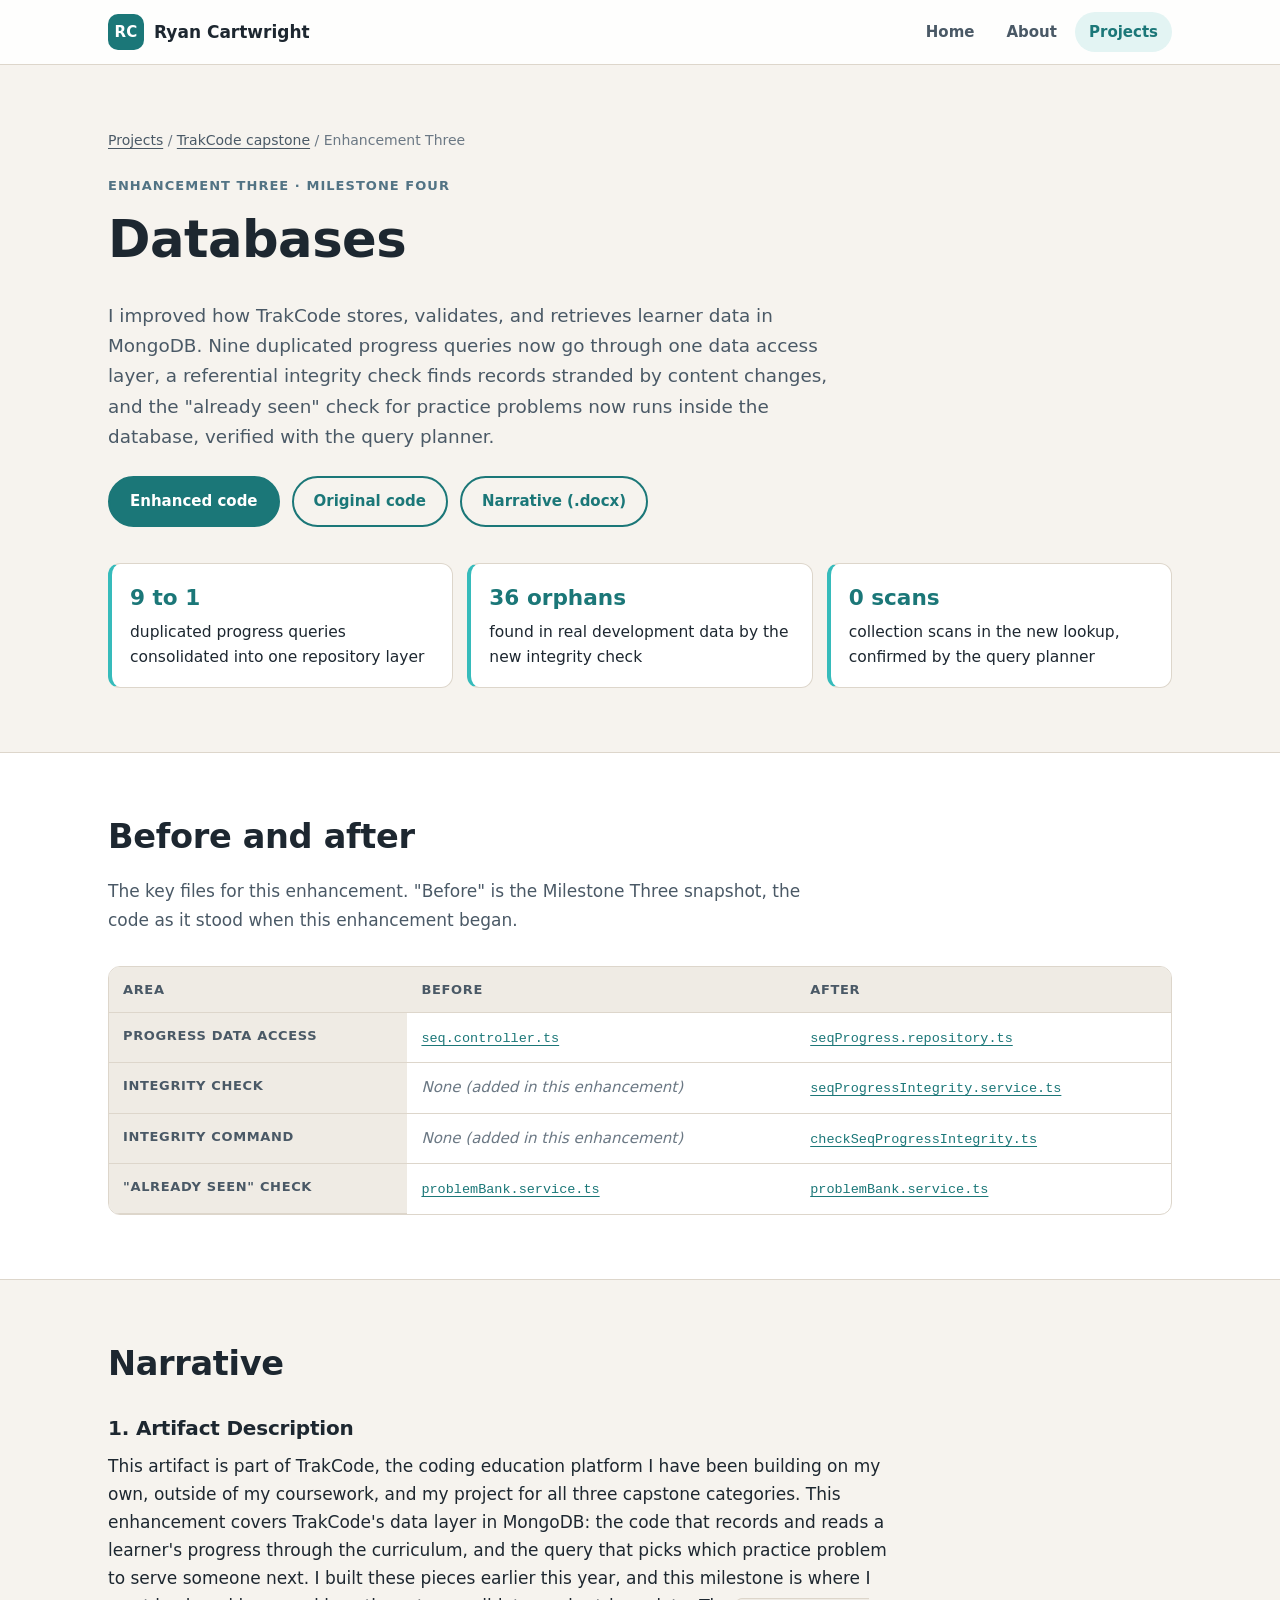
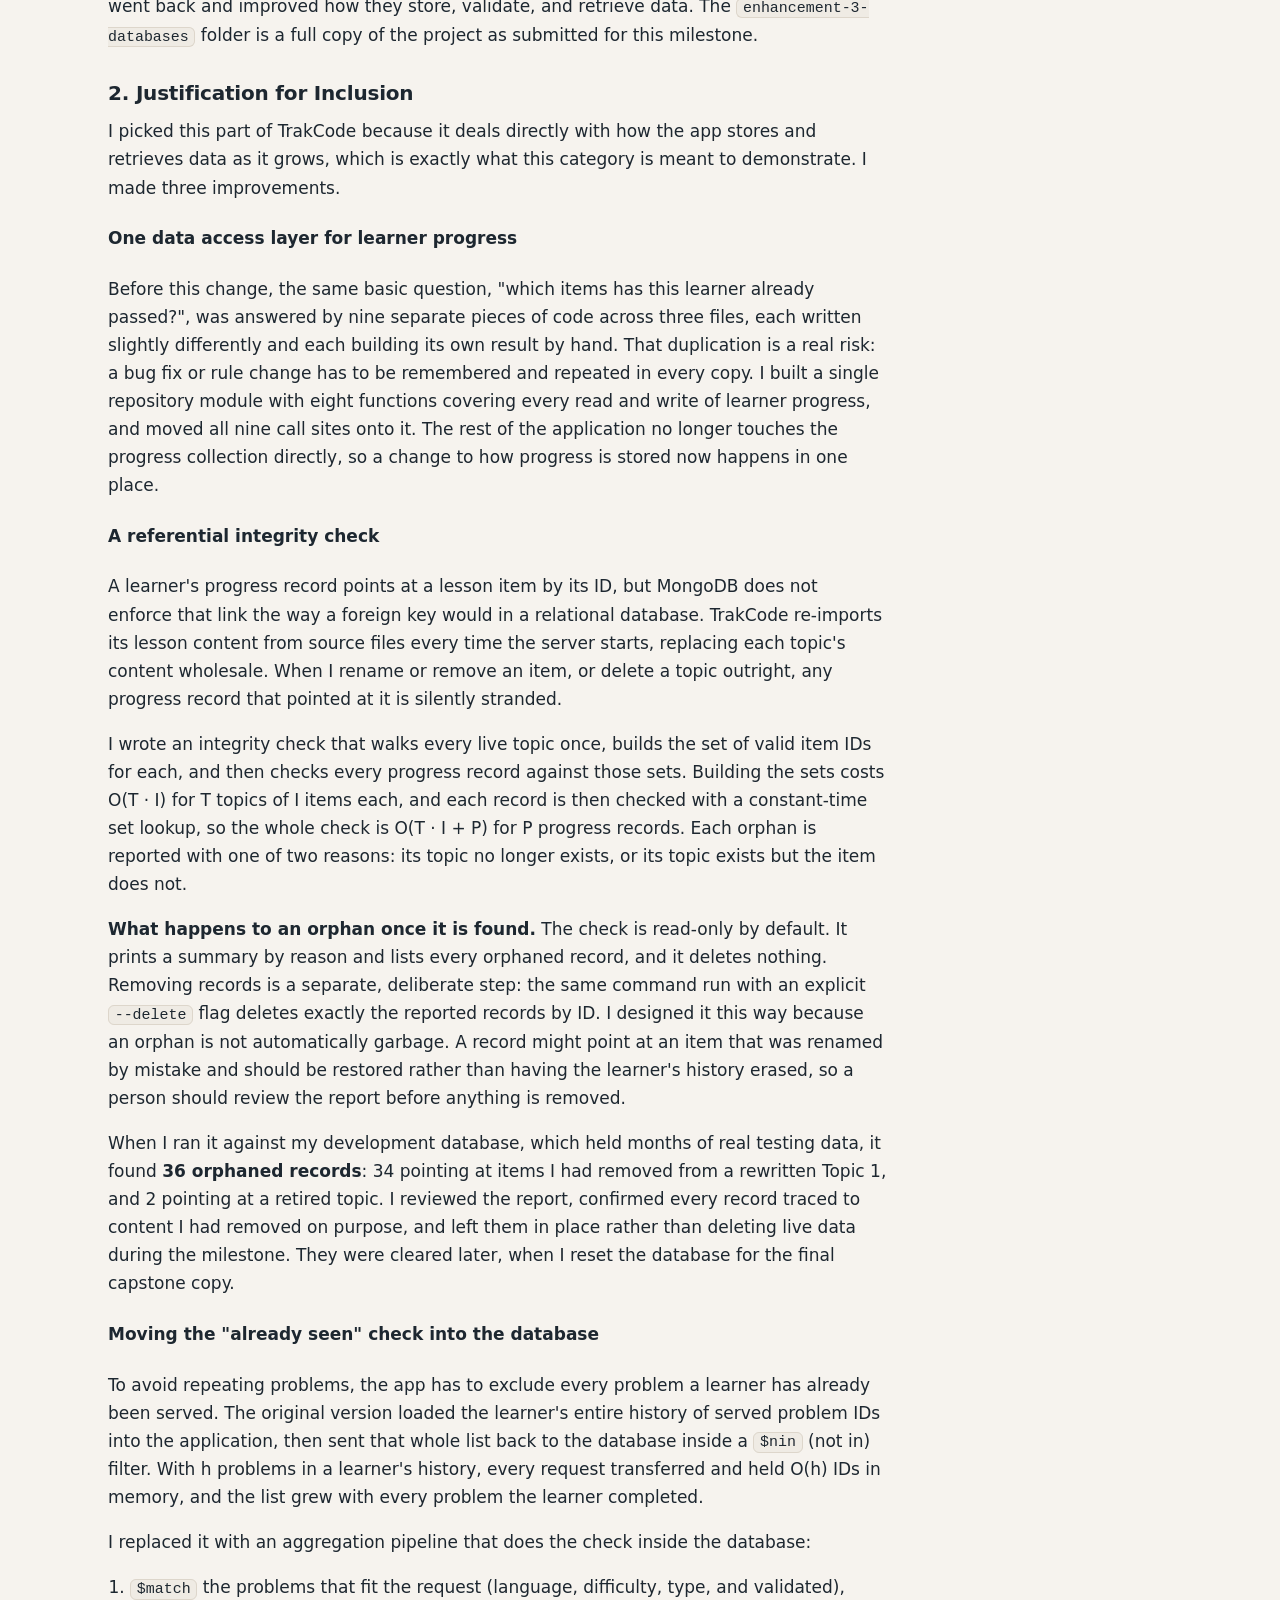
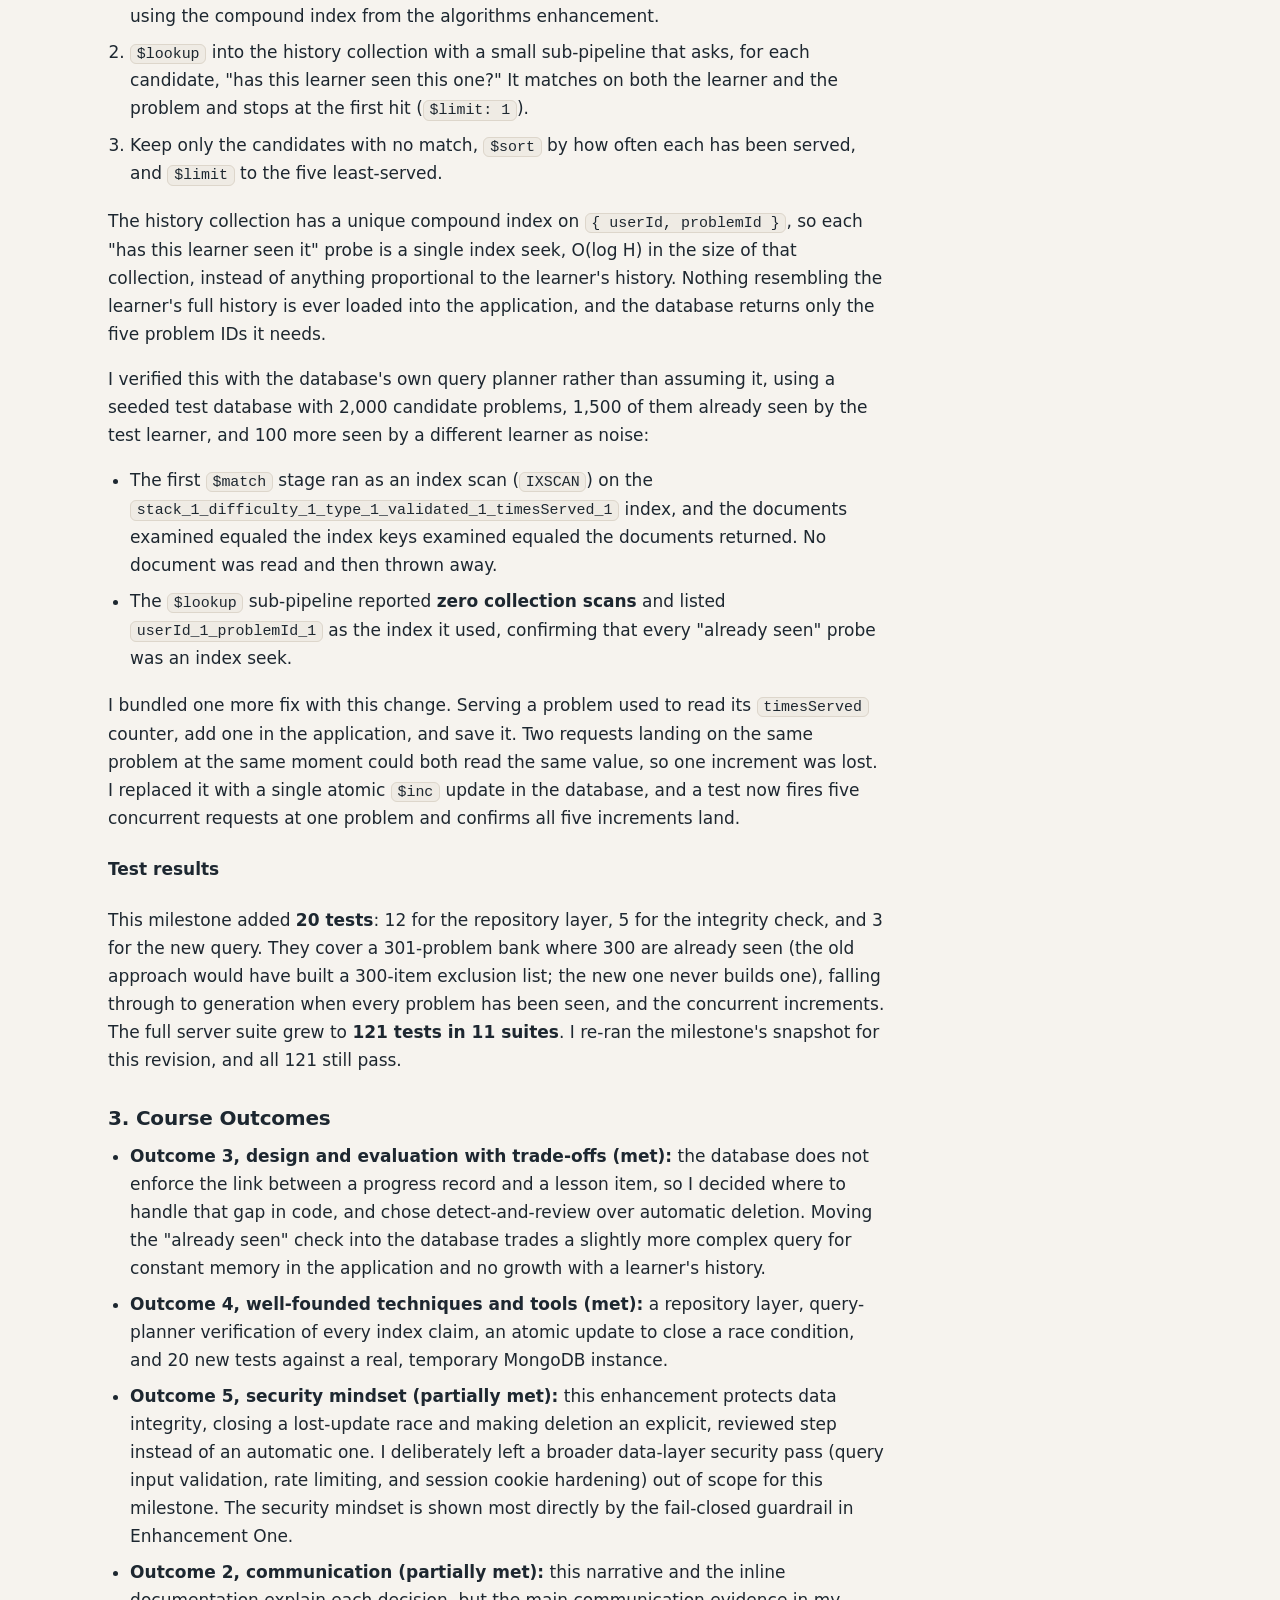
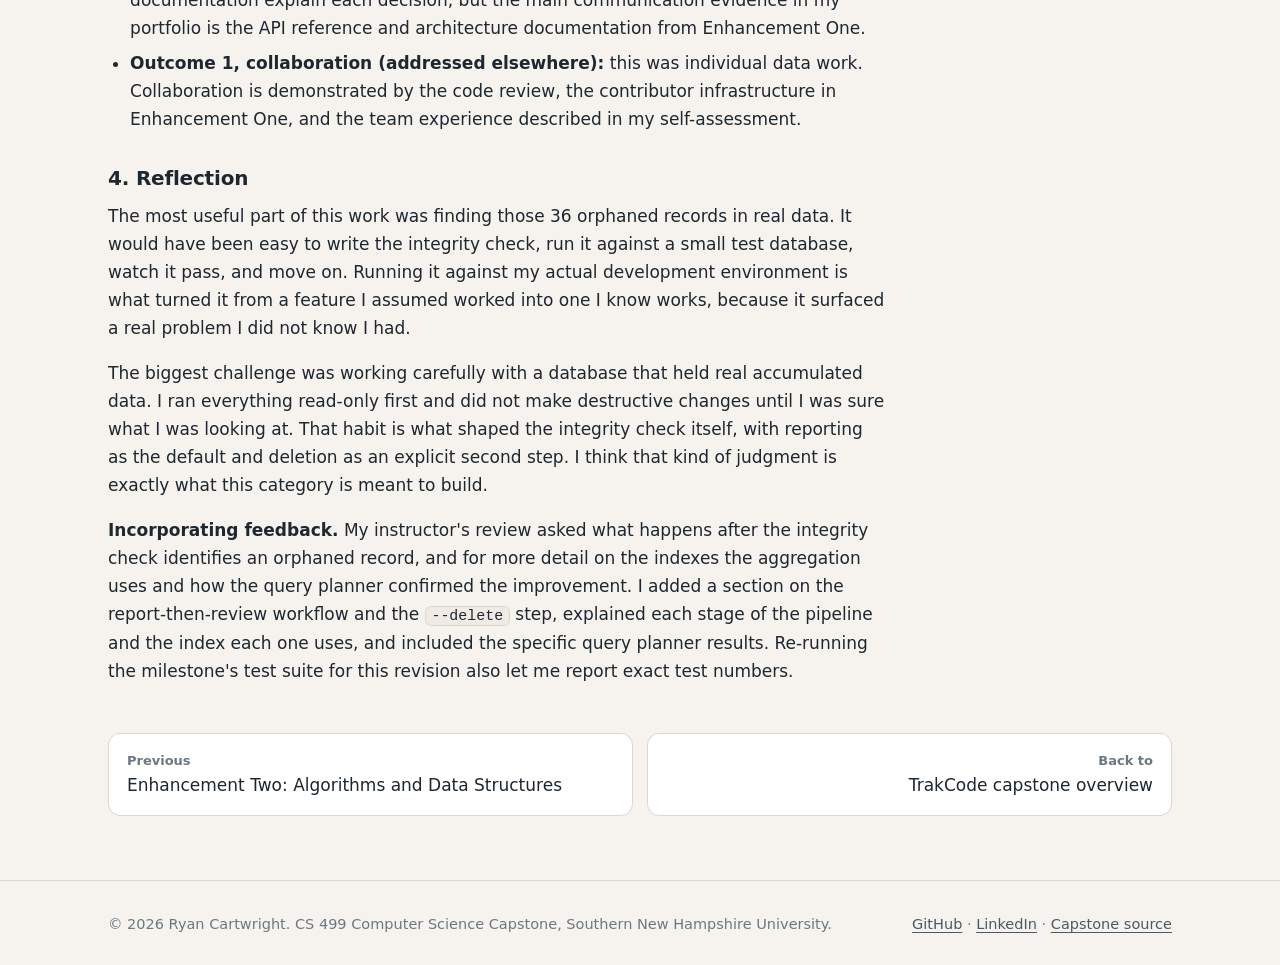
<file: enhancement-3.html>
<!doctype html>
<html lang="en">
<head>
<meta charset="utf-8">
<meta name="viewport" content="width=device-width, initial-scale=1">
<title>Enhancement Three: Databases | Ryan Cartwright</title>
<meta name="description" content="CS 499 Enhancement Three (Databases) for TrakCode: the narrative, key changes, and code.">
<meta property="og:title" content="Enhancement Three: Databases | Ryan Cartwright">
<meta property="og:description" content="CS 499 Enhancement Three (Databases) for TrakCode: the narrative, key changes, and code.">
<meta property="og:type" content="website">
<meta property="og:url" content="https://countrycoder44.github.io/enhancement-3.html">
<meta property="og:image" content="https://countrycoder44.github.io/assets/img/trakcode.jpg">
<meta name="twitter:card" content="summary_large_image">
<link rel="canonical" href="https://countrycoder44.github.io/enhancement-3.html">
<link rel="icon" href="assets/img/favicon.svg" type="image/svg+xml">
<link rel="stylesheet" href="assets/css/site.css">
</head>
<body>
<a class="skip-link" href="#main">Skip to content</a>
<header class="site-header">
  <nav class="container nav" aria-label="Main">
    <a class="brand" href="index.html"><span class="brand-mark" aria-hidden="true">RC</span><span class="brand-name">Ryan Cartwright</span></a>
    <button class="nav-toggle" type="button" aria-expanded="false" aria-controls="nav-links">Menu</button>
    <ul class="nav-links" id="nav-links">
<li><a href="index.html">Home</a></li>
<li><a href="about.html">About</a></li>
<li><a href="projects.html" aria-current="page">Projects</a></li>
    </ul>
  </nav>
</header>
<main id="main">

<section class="section">
  <div class="container">
    <p class="crumbs"><a href="projects.html">Projects</a> / <a href="trakcode.html">TrakCode capstone</a> / Enhancement Three</p>
    <span class="eyebrow">Enhancement Three &middot; Milestone Four</span>
    <h1>Databases</h1>
    <p class="lede">I improved how TrakCode stores, validates, and retrieves learner data in MongoDB. Nine duplicated progress queries now go through one data access layer, a referential integrity check finds records stranded by content changes, and the &quot;already seen&quot; check for practice problems now runs inside the database, verified with the query planner.</p>
    <div class="btn-row" style="margin:24px 0 36px">
      <a class="btn" href="https://github.com/CountryCoder44/trakcode-cs499/tree/main/capstone/enhancement-3-databases">Enhanced code</a>
      <a class="btn btn-outline" href="https://github.com/CountryCoder44/trakcode-cs499/tree/main/capstone/original">Original code</a>
      <a class="btn btn-outline" href="downloads/enhancement-3-databases.docx" download>Narrative (.docx)</a>
    </div>
    <ul class="highlights">
<li><strong>9 to 1</strong>duplicated progress queries consolidated into one repository layer</li>
<li><strong>36 orphans</strong>found in real development data by the new integrity check</li>
<li><strong>0 scans</strong>collection scans in the new lookup, confirmed by the query planner</li>
    </ul>
  </div>
</section>
<section class="section section-alt">
  <div class="container">
    <div class="section-head">
      <h2>Before and after</h2>
      <p>The key files for this enhancement. "Before" is the Milestone Three snapshot, the code as it stood when this enhancement began.</p>
    </div>
    <div class="table-wrap">
      <table>
        <thead><tr><th scope="col">Area</th><th scope="col">Before</th><th scope="col">After</th></tr></thead>
        <tbody>
<tr><th scope="row">Progress data access</th><td><a href="https://github.com/CountryCoder44/trakcode-cs499/blob/main/capstone/enhancement-2-algorithms/server/src/controllers/seq.controller.ts" title="capstone/enhancement-2-algorithms/server/src/controllers/seq.controller.ts">seq.controller.ts</a></td><td><a href="https://github.com/CountryCoder44/trakcode-cs499/blob/main/capstone/enhancement-3-databases/server/src/repositories/seqProgress.repository.ts" title="capstone/enhancement-3-databases/server/src/repositories/seqProgress.repository.ts">seqProgress.repository.ts</a></td></tr>
<tr><th scope="row">Integrity check</th><td><span class="none">None (added in this enhancement)</span></td><td><a href="https://github.com/CountryCoder44/trakcode-cs499/blob/main/capstone/enhancement-3-databases/server/src/services/seqProgressIntegrity.service.ts" title="capstone/enhancement-3-databases/server/src/services/seqProgressIntegrity.service.ts">seqProgressIntegrity.service.ts</a></td></tr>
<tr><th scope="row">Integrity command</th><td><span class="none">None (added in this enhancement)</span></td><td><a href="https://github.com/CountryCoder44/trakcode-cs499/blob/main/capstone/enhancement-3-databases/server/src/scripts/checkSeqProgressIntegrity.ts" title="capstone/enhancement-3-databases/server/src/scripts/checkSeqProgressIntegrity.ts">checkSeqProgressIntegrity.ts</a></td></tr>
<tr><th scope="row">&quot;Already seen&quot; check</th><td><a href="https://github.com/CountryCoder44/trakcode-cs499/blob/main/capstone/enhancement-2-algorithms/server/src/services/problemBank.service.ts" title="capstone/enhancement-2-algorithms/server/src/services/problemBank.service.ts">problemBank.service.ts</a></td><td><a href="https://github.com/CountryCoder44/trakcode-cs499/blob/main/capstone/enhancement-3-databases/server/src/services/problemBank.service.ts" title="capstone/enhancement-3-databases/server/src/services/problemBank.service.ts">problemBank.service.ts</a></td></tr>
        </tbody>
      </table>
    </div>
  </div>
</section>
<section class="section">
  <div class="container">
    <div class="section-head"><h2>Narrative</h2></div>
    <article class="prose">
<h3>1. Artifact Description</h3>
<p>This artifact is part of TrakCode, the coding education platform I have been building on my own, outside of my coursework, and my project for all three capstone categories. This enhancement covers TrakCode&#x27;s data layer in MongoDB: the code that records and reads a learner&#x27;s progress through the curriculum, and the query that picks which practice problem to serve someone next. I built these pieces earlier this year, and this milestone is where I went back and improved how they store, validate, and retrieve data. The <code>enhancement-3-databases</code> folder is a full copy of the project as submitted for this milestone.</p>
<h3>2. Justification for Inclusion</h3>
<p>I picked this part of TrakCode because it deals directly with how the app stores and retrieves data as it grows, which is exactly what this category is meant to demonstrate. I made three improvements.</p>
<h4>One data access layer for learner progress</h4>
<p>Before this change, the same basic question, &quot;which items has this learner already passed?&quot;, was answered by nine separate pieces of code across three files, each written slightly differently and each building its own result by hand. That duplication is a real risk: a bug fix or rule change has to be remembered and repeated in every copy. I built a single repository module with eight functions covering every read and write of learner progress, and moved all nine call sites onto it. The rest of the application no longer touches the progress collection directly, so a change to how progress is stored now happens in one place.</p>
<h4>A referential integrity check</h4>
<p>A learner&#x27;s progress record points at a lesson item by its ID, but MongoDB does not enforce that link the way a foreign key would in a relational database. TrakCode re-imports its lesson content from source files every time the server starts, replacing each topic&#x27;s content wholesale. When I rename or remove an item, or delete a topic outright, any progress record that pointed at it is silently stranded.</p>
<p>I wrote an integrity check that walks every live topic once, builds the set of valid item IDs for each, and then checks every progress record against those sets. Building the sets costs O(T · I) for T topics of I items each, and each record is then checked with a constant-time set lookup, so the whole check is O(T · I + P) for P progress records. Each orphan is reported with one of two reasons: its topic no longer exists, or its topic exists but the item does not.</p>
<p><strong>What happens to an orphan once it is found.</strong> The check is read-only by default. It prints a summary by reason and lists every orphaned record, and it deletes nothing. Removing records is a separate, deliberate step: the same command run with an explicit <code>--delete</code> flag deletes exactly the reported records by ID. I designed it this way because an orphan is not automatically garbage. A record might point at an item that was renamed by mistake and should be restored rather than having the learner&#x27;s history erased, so a person should review the report before anything is removed.</p>
<p>When I ran it against my development database, which held months of real testing data, it found <strong>36 orphaned records</strong>: 34 pointing at items I had removed from a rewritten Topic 1, and 2 pointing at a retired topic. I reviewed the report, confirmed every record traced to content I had removed on purpose, and left them in place rather than deleting live data during the milestone. They were cleared later, when I reset the database for the final capstone copy.</p>
<h4>Moving the &quot;already seen&quot; check into the database</h4>
<p>To avoid repeating problems, the app has to exclude every problem a learner has already been served. The original version loaded the learner&#x27;s entire history of served problem IDs into the application, then sent that whole list back to the database inside a <code>$nin</code> (not in) filter. With h problems in a learner&#x27;s history, every request transferred and held O(h) IDs in memory, and the list grew with every problem the learner completed.</p>
<p>I replaced it with an aggregation pipeline that does the check inside the database:</p>
<ol>
<li><code>$match</code> the problems that fit the request (language, difficulty, type, and validated), using the compound index from the algorithms enhancement.</li>
<li><code>$lookup</code> into the history collection with a small sub-pipeline that asks, for each candidate, &quot;has this learner seen this one?&quot; It matches on both the learner and the problem and stops at the first hit (<code>$limit: 1</code>).</li>
<li>Keep only the candidates with no match, <code>$sort</code> by how often each has been served, and <code>$limit</code> to the five least-served.</li>
</ol>
<p>The history collection has a unique compound index on <code>{ userId, problemId }</code>, so each &quot;has this learner seen it&quot; probe is a single index seek, O(log H) in the size of that collection, instead of anything proportional to the learner&#x27;s history. Nothing resembling the learner&#x27;s full history is ever loaded into the application, and the database returns only the five problem IDs it needs.</p>
<p>I verified this with the database&#x27;s own query planner rather than assuming it, using a seeded test database with 2,000 candidate problems, 1,500 of them already seen by the test learner, and 100 more seen by a different learner as noise:</p>
<ul>
<li>The first <code>$match</code> stage ran as an index scan (<code>IXSCAN</code>) on the <code>stack_1_difficulty_1_type_1_validated_1_timesServed_1</code> index, and the documents examined equaled the index keys examined equaled the documents returned. No document was read and then thrown away.</li>
<li>The <code>$lookup</code> sub-pipeline reported <strong>zero collection scans</strong> and listed <code>userId_1_problemId_1</code> as the index it used, confirming that every &quot;already seen&quot; probe was an index seek.</li>
</ul>
<p>I bundled one more fix with this change. Serving a problem used to read its <code>timesServed</code> counter, add one in the application, and save it. Two requests landing on the same problem at the same moment could both read the same value, so one increment was lost. I replaced it with a single atomic <code>$inc</code> update in the database, and a test now fires five concurrent requests at one problem and confirms all five increments land.</p>
<h4>Test results</h4>
<p>This milestone added <strong>20 tests</strong>: 12 for the repository layer, 5 for the integrity check, and 3 for the new query. They cover a 301-problem bank where 300 are already seen (the old approach would have built a 300-item exclusion list; the new one never builds one), falling through to generation when every problem has been seen, and the concurrent increments. The full server suite grew to <strong>121 tests in 11 suites</strong>. I re-ran the milestone&#x27;s snapshot for this revision, and all 121 still pass.</p>
<h3>3. Course Outcomes</h3>
<ul>
<li><strong>Outcome 3, design and evaluation with trade-offs (met):</strong> the database does not enforce the link between a progress record and a lesson item, so I decided where to handle that gap in code, and chose detect-and-review over automatic deletion. Moving the &quot;already seen&quot; check into the database trades a slightly more complex query for constant memory in the application and no growth with a learner&#x27;s history.</li>
<li><strong>Outcome 4, well-founded techniques and tools (met):</strong> a repository layer, query-planner verification of every index claim, an atomic update to close a race condition, and 20 new tests against a real, temporary MongoDB instance.</li>
<li><strong>Outcome 5, security mindset (partially met):</strong> this enhancement protects data integrity, closing a lost-update race and making deletion an explicit, reviewed step instead of an automatic one. I deliberately left a broader data-layer security pass (query input validation, rate limiting, and session cookie hardening) out of scope for this milestone. The security mindset is shown most directly by the fail-closed guardrail in Enhancement One.</li>
<li><strong>Outcome 2, communication (partially met):</strong> this narrative and the inline documentation explain each decision, but the main communication evidence in my portfolio is the API reference and architecture documentation from Enhancement One.</li>
<li><strong>Outcome 1, collaboration (addressed elsewhere):</strong> this was individual data work. Collaboration is demonstrated by the code review, the contributor infrastructure in Enhancement One, and the team experience described in my self-assessment.</li>
</ul>
<h3>4. Reflection</h3>
<p>The most useful part of this work was finding those 36 orphaned records in real data. It would have been easy to write the integrity check, run it against a small test database, watch it pass, and move on. Running it against my actual development environment is what turned it from a feature I assumed worked into one I know works, because it surfaced a real problem I did not know I had.</p>
<p>The biggest challenge was working carefully with a database that held real accumulated data. I ran everything read-only first and did not make destructive changes until I was sure what I was looking at. That habit is what shaped the integrity check itself, with reporting as the default and deletion as an explicit second step. I think that kind of judgment is exactly what this category is meant to build.</p>
<p><strong>Incorporating feedback.</strong> My instructor&#x27;s review asked what happens after the integrity check identifies an orphaned record, and for more detail on the indexes the aggregation uses and how the query planner confirmed the improvement. I added a section on the report-then-review workflow and the <code>--delete</code> step, explained each stage of the pipeline and the index each one uses, and included the specific query planner results. Re-running the milestone&#x27;s test suite for this revision also let me report exact test numbers.</p>
    </article>
    <nav class="pager" aria-label="Enhancements"><a href="enhancement-2.html"><span>Previous</span>Enhancement Two: Algorithms and Data Structures</a><a class="next" href="trakcode.html"><span>Back to</span>TrakCode capstone overview</a></nav>
  </div>
</section>
</main>
<footer class="site-footer">
  <div class="container">
    <span>&copy; 2026 Ryan Cartwright. CS 499 Computer Science Capstone, Southern New Hampshire University.</span>
    <span><a href="https://github.com/CountryCoder44">GitHub</a> &middot; <a href="https://www.linkedin.com/in/rycartwrightfromjersey">LinkedIn</a> &middot; <a href="https://github.com/CountryCoder44/trakcode-cs499">Capstone source</a></span>
  </div>
</footer>
<script src="assets/js/site.js"></script>
</body>
</html>
</file>
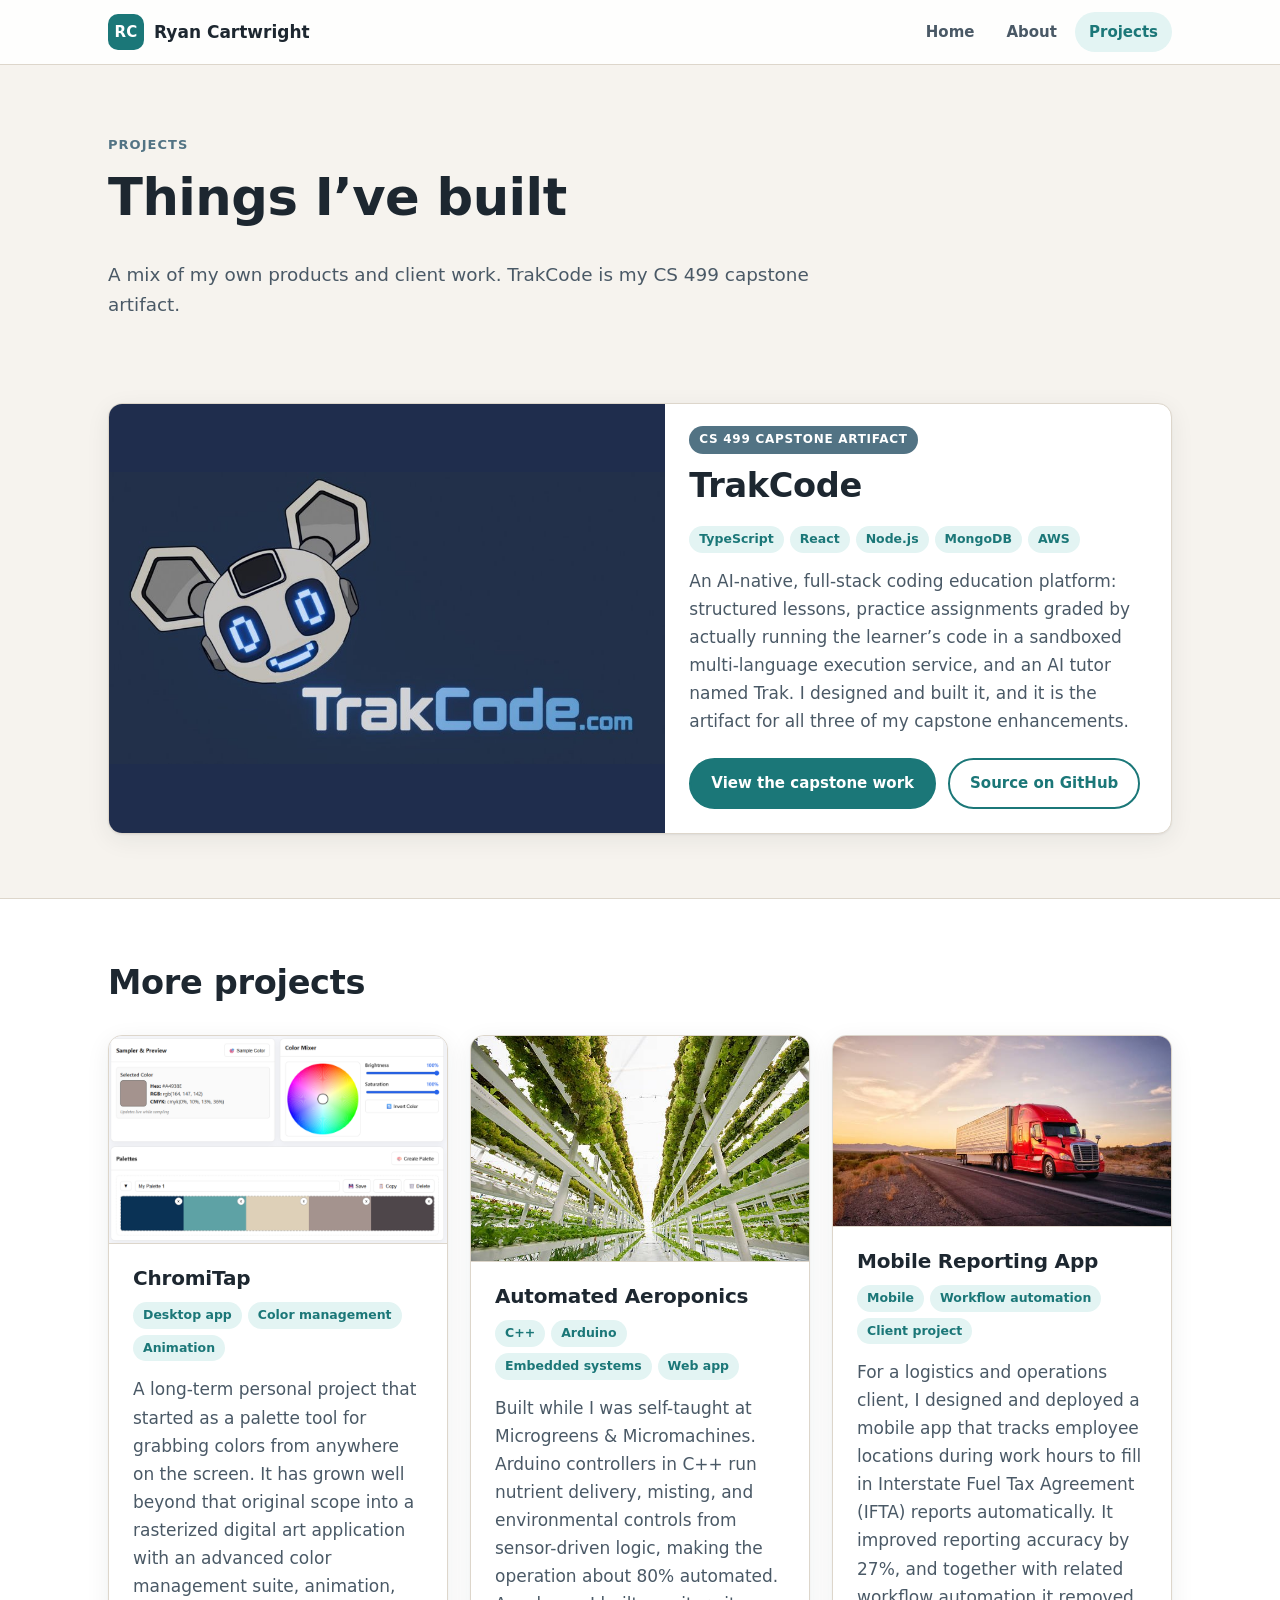
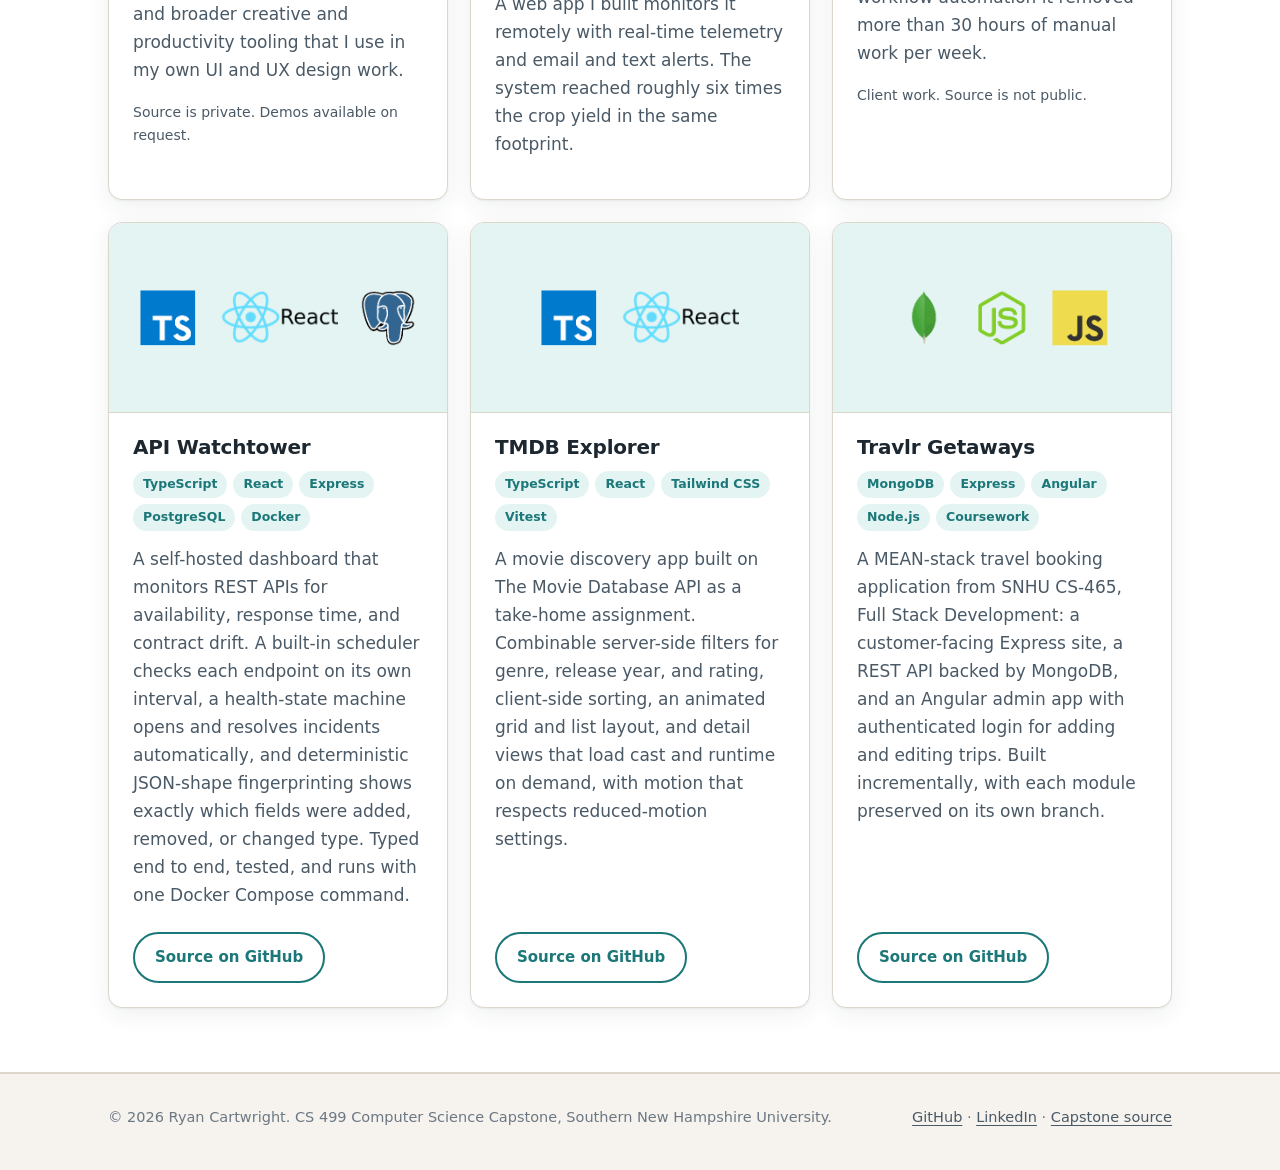
<file: projects.html>
<!doctype html>
<html lang="en">
<head>
<meta charset="utf-8">
<meta name="viewport" content="width=device-width, initial-scale=1">
<title>Projects | Ryan Cartwright</title>
<meta name="description" content="Projects by Ryan Cartwright, including TrakCode, his CS 499 capstone artifact.">
<meta property="og:title" content="Projects | Ryan Cartwright">
<meta property="og:description" content="Projects by Ryan Cartwright, including TrakCode, his CS 499 capstone artifact.">
<meta property="og:type" content="website">
<meta property="og:url" content="https://countrycoder44.github.io/projects.html">
<meta property="og:image" content="https://countrycoder44.github.io/assets/img/trakcode.jpg">
<meta name="twitter:card" content="summary_large_image">
<link rel="canonical" href="https://countrycoder44.github.io/projects.html">
<link rel="icon" href="assets/img/favicon.svg" type="image/svg+xml">
<link rel="stylesheet" href="assets/css/site.css">
</head>
<body>
<a class="skip-link" href="#main">Skip to content</a>
<header class="site-header">
  <nav class="container nav" aria-label="Main">
    <a class="brand" href="index.html"><span class="brand-mark" aria-hidden="true">RC</span><span class="brand-name">Ryan Cartwright</span></a>
    <button class="nav-toggle" type="button" aria-expanded="false" aria-controls="nav-links">Menu</button>
    <ul class="nav-links" id="nav-links">
<li><a href="index.html">Home</a></li>
<li><a href="about.html">About</a></li>
<li><a href="projects.html" aria-current="page">Projects</a></li>
    </ul>
  </nav>
</header>
<main id="main">

<section class="section">
  <div class="container">
    <span class="eyebrow">Projects</span>
    <h1>Things I&rsquo;ve built</h1>
    <p class="lede">A mix of my own products and client work. TrakCode is my CS 499 capstone artifact.</p>
  </div>
</section>
<section class="section" style="padding-top:0">
  <div class="container">
    <article class="card featured">
      <div class="project-media"><img src="assets/img/trakcode.jpg" alt="TrakCode, an AI-native coding education platform"></div>
      <div class="project-body">
        <span class="badge">CS 499 capstone artifact</span>
        <h2>TrakCode</h2>
        <ul class="tags"><li>TypeScript</li><li>React</li><li>Node.js</li><li>MongoDB</li><li>AWS</li></ul>
        <p>An AI-native, full-stack coding education platform: structured lessons, practice assignments graded by actually running the learner&rsquo;s code in a sandboxed multi-language execution service, and an AI tutor named Trak. I designed and built it, and it is the artifact for all three of my capstone enhancements.</p>
        <div class="btn-row">
          <a class="btn" href="trakcode.html">View the capstone work</a>
          <a class="btn btn-outline" href="https://github.com/CountryCoder44/trakcode-cs499">Source on GitHub</a>
        </div>
      </div>
    </article>
  </div>
</section>
<section class="section section-alt">
  <div class="container">
    <div class="section-head"><h2>More projects</h2></div>
    <div class="grid-3">
<article class="card project">
  <div class="project-media"><img src="assets/img/chromitap.png" alt="ChromiTap color palette interface" loading="lazy"></div>
  <div class="project-body">
    <h3>ChromiTap</h3>
    <ul class="tags"><li>Desktop app</li><li>Color management</li><li>Animation</li></ul>
    <p>A long-term personal project that started as a palette tool for grabbing colors from anywhere on the screen. It has grown well beyond that original scope into a rasterized digital art application with an advanced color management suite, animation, and broader creative and productivity tooling that I use in my own UI and UX design work.</p>
    <p class="note">Source is private. Demos available on request.</p>
    
  </div>
</article>
<article class="card project">
  <div class="project-media"><img src="assets/img/aeroponics.jpg" alt="Aeroponic growing system" loading="lazy"></div>
  <div class="project-body">
    <h3>Automated Aeroponics</h3>
    <ul class="tags"><li>C++</li><li>Arduino</li><li>Embedded systems</li><li>Web app</li></ul>
    <p>Built while I was self-taught at Microgreens &amp; Micromachines. Arduino controllers in C++ run nutrient delivery, misting, and environmental controls from sensor-driven logic, making the operation about 80% automated. A web app I built monitors it remotely with real-time telemetry and email and text alerts. The system reached roughly six times the crop yield in the same footprint.</p>
    
    
  </div>
</article>
<article class="card project">
  <div class="project-media"><img src="assets/img/logistics.jpg" alt="Delivery truck on a highway" loading="lazy"></div>
  <div class="project-body">
    <h3>Mobile Reporting App</h3>
    <ul class="tags"><li>Mobile</li><li>Workflow automation</li><li>Client project</li></ul>
    <p>For a logistics and operations client, I designed and deployed a mobile app that tracks employee locations during work hours to fill in Interstate Fuel Tax Agreement (IFTA) reports automatically. It improved reporting accuracy by 27%, and together with related workflow automation it removed more than 30 hours of manual work per week.</p>
    <p class="note">Client work. Source is not public.</p>
    
  </div>
</article>
<article class="card project">
  <div class="project-media project-icons"><img src="assets/img/icons/typescript.png" alt="" height="56"><img src="assets/img/icons/react.png" alt="" height="56"><img src="assets/img/icons/postgresql.png" alt="" height="56"></div>
  <div class="project-body">
    <h3>API Watchtower</h3>
    <ul class="tags"><li>TypeScript</li><li>React</li><li>Express</li><li>PostgreSQL</li><li>Docker</li></ul>
    <p>A self-hosted dashboard that monitors REST APIs for availability, response time, and contract drift. A built-in scheduler checks each endpoint on its own interval, a health-state machine opens and resolves incidents automatically, and deterministic JSON-shape fingerprinting shows exactly which fields were added, removed, or changed type. Typed end to end, tested, and runs with one Docker Compose command.</p>
    
    <div class="btn-row"><a class="btn btn-outline" href="https://github.com/CountryCoder44/api-watchtower">Source on GitHub</a></div>
  </div>
</article>
<article class="card project">
  <div class="project-media project-icons"><img src="assets/img/icons/typescript.png" alt="" height="56"><img src="assets/img/icons/react.png" alt="" height="56"></div>
  <div class="project-body">
    <h3>TMDB Explorer</h3>
    <ul class="tags"><li>TypeScript</li><li>React</li><li>Tailwind CSS</li><li>Vitest</li></ul>
    <p>A movie discovery app built on The Movie Database API as a take-home assignment. Combinable server-side filters for genre, release year, and rating, client-side sorting, an animated grid and list layout, and detail views that load cast and runtime on demand, with motion that respects reduced-motion settings.</p>
    
    <div class="btn-row"><a class="btn btn-outline" href="https://github.com/CountryCoder44/tmdb-explorer">Source on GitHub</a></div>
  </div>
</article>
<article class="card project">
  <div class="project-media project-icons"><img src="assets/img/icons/mongodb.png" alt="" height="56"><img src="assets/img/icons/nodejs.png" alt="" height="56"><img src="assets/img/icons/javascript.png" alt="" height="56"></div>
  <div class="project-body">
    <h3>Travlr Getaways</h3>
    <ul class="tags"><li>MongoDB</li><li>Express</li><li>Angular</li><li>Node.js</li><li>Coursework</li></ul>
    <p>A MEAN-stack travel booking application from SNHU CS-465, Full Stack Development: a customer-facing Express site, a REST API backed by MongoDB, and an Angular admin app with authenticated login for adding and editing trips. Built incrementally, with each module preserved on its own branch.</p>
    
    <div class="btn-row"><a class="btn btn-outline" href="https://github.com/CountryCoder44/cs465-fullstack">Source on GitHub</a></div>
  </div>
</article>
    </div>
  </div>
</section>
</main>
<footer class="site-footer">
  <div class="container">
    <span>&copy; 2026 Ryan Cartwright. CS 499 Computer Science Capstone, Southern New Hampshire University.</span>
    <span><a href="https://github.com/CountryCoder44">GitHub</a> &middot; <a href="https://www.linkedin.com/in/rycartwrightfromjersey">LinkedIn</a> &middot; <a href="https://github.com/CountryCoder44/trakcode-cs499">Capstone source</a></span>
  </div>
</footer>
<script src="assets/js/site.js"></script>
</body>
</html>
</file>
<file: assets/css/site.css>
/* Ryan Cartwright ePortfolio. Plain CSS, no framework.
   Brand colors carried over from the original portfolio: teal, slate, warm sand. */

:root {
  --teal: #36bbbb;          /* brand accent: borders, highlights */
  --teal-strong: #1b7778;   /* text-safe teal (links, buttons) */
  --teal-soft: #e3f4f3;
  --slate: #527384;
  --sand: #ded7cc;
  --bg: #f6f3ee;
  --surface: #ffffff;
  --surface-2: #efebe4;
  --text: #1d2730;
  --text-dim: #4a5966;
  --text-faint: #6b7884;
  --border: #ddd6cb;
  --shadow: 0 1px 2px rgba(29, 39, 48, 0.06), 0 6px 24px rgba(29, 39, 48, 0.07);
  --radius: 14px;
  --max: 1120px;
  --font: system-ui, -apple-system, "Segoe UI", Roboto, "Helvetica Neue", Arial, sans-serif;
  --mono: ui-monospace, "Cascadia Code", Consolas, "SFMono-Regular", Menlo, monospace;
  color-scheme: light;
}

@media (prefers-color-scheme: dark) {
  :root {
    --teal-strong: #5fd0cf;
    --teal-soft: #173233;
    --bg: #131a20;
    --surface: #1a232b;
    --surface-2: #212c35;
    --text: #e8edf1;
    --text-dim: #b4c0ca;
    --text-faint: #8d9aa5;
    --border: #2c3a45;
    --shadow: 0 1px 2px rgba(0, 0, 0, 0.3), 0 6px 24px rgba(0, 0, 0, 0.25);
    color-scheme: dark;
  }
}

*, *::before, *::after { box-sizing: border-box; }
html { scroll-behavior: smooth; }
body {
  margin: 0;
  font-family: var(--font);
  font-size: 17px;
  line-height: 1.65;
  color: var(--text);
  background: var(--bg);
  -webkit-font-smoothing: antialiased;
}
img { max-width: 100%; display: block; }
a { color: var(--teal-strong); text-underline-offset: 3px; }
a:hover { text-decoration-thickness: 2px; }
:focus-visible { outline: 3px solid var(--teal); outline-offset: 3px; border-radius: 4px; }
code {
  font-family: var(--mono);
  font-size: 0.88em;
  background: var(--surface-2);
  border: 1px solid var(--border);
  padding: 0.08em 0.38em;
  border-radius: 6px;
  overflow-wrap: anywhere;
}
h1, h2, h3 { line-height: 1.2; margin: 0 0 0.6em; letter-spacing: -0.01em; }
h1 { font-size: clamp(2.1rem, 5vw, 3.2rem); }
h2 { font-size: clamp(1.6rem, 3.4vw, 2.1rem); }
h3 { font-size: 1.25rem; }
p { margin: 0 0 1em; }

.skip-link {
  position: absolute; left: 12px; top: -48px;
  background: var(--teal-strong); color: #fff; padding: 8px 14px; border-radius: 8px; z-index: 100;
}
.skip-link:focus { top: 12px; }

.container { width: 100%; max-width: var(--max); margin: 0 auto; padding: 0 16px; }
/* Grid children default to min-width:auto, so wide content (an image's width
   attribute, a long code path) would stretch the column past a phone screen. */
.hero-grid > *, .about-grid > *, .grid-2 > *, .grid-3 > *, .featured > * { min-width: 0; }
@media (min-width: 720px) { .container { padding: 0 28px; } }

/* ---- Header / nav ---- */
.site-header {
  position: sticky; top: 0; z-index: 50;
  background: color-mix(in srgb, var(--surface) 88%, transparent);
  backdrop-filter: blur(10px);
  border-bottom: 1px solid var(--border);
}
.nav { display: flex; align-items: center; justify-content: space-between; height: 64px; }
.brand { display: flex; align-items: center; gap: 10px; text-decoration: none; color: var(--text); font-weight: 700; }
.brand-mark {
  display: grid; place-items: center; width: 36px; height: 36px; border-radius: 10px;
  background: var(--teal-strong); color: #fff; font-size: 15px; letter-spacing: 0.02em;
}
.nav-links { display: flex; gap: 4px; list-style: none; margin: 0; padding: 0; }
.nav-links a {
  display: block; padding: 8px 14px; border-radius: 999px; text-decoration: none;
  color: var(--text-dim); font-weight: 600; font-size: 15px;
}
.nav-links a:hover { color: var(--text); background: var(--surface-2); }
.nav-links a[aria-current="page"] { color: var(--teal-strong); background: var(--teal-soft); }
.nav-toggle {
  display: none; background: none; border: 1px solid var(--border); border-radius: 10px;
  padding: 8px 12px; color: var(--text); font: inherit; font-weight: 600; cursor: pointer;
}
@media (max-width: 640px) {
  .nav-toggle { display: inline-flex; }
  .nav-links {
    display: none; position: absolute; top: 64px; left: 0; right: 0; flex-direction: column;
    background: var(--surface); border-bottom: 1px solid var(--border); padding: 8px 16px 16px;
  }
  .nav-links.open { display: flex; }
  .brand-name { display: none; }
}

/* ---- Buttons ---- */
.btn-row { display: flex; flex-wrap: wrap; gap: 12px; }
.btn {
  display: inline-flex; align-items: center; gap: 8px; padding: 11px 20px; border-radius: 999px;
  font-weight: 650; font-size: 15px; text-decoration: none; border: 2px solid var(--teal-strong);
  background: var(--teal-strong); color: #fff; transition: transform 120ms ease, background 120ms ease;
}
.btn:hover { transform: translateY(-1px); text-decoration: none; }
.btn-outline { background: transparent; color: var(--teal-strong); }
.btn-outline:hover { background: var(--teal-soft); }
@media (prefers-color-scheme: dark) { .btn:not(.btn-outline) { color: #0f1a1f; } }

/* ---- Sections ---- */
main { display: block; }
.section { padding: 64px 0; }
.section-alt { background: var(--surface); border-top: 1px solid var(--border); border-bottom: 1px solid var(--border); }
.eyebrow {
  display: inline-block; font-size: 13px; font-weight: 700; letter-spacing: 0.08em; text-transform: uppercase;
  color: var(--slate); margin-bottom: 12px;
}
@media (prefers-color-scheme: dark) { .eyebrow { color: #8fb3c4; } }
.lede { font-size: 1.15rem; color: var(--text-dim); max-width: 62ch; }
.section-head { margin-bottom: 32px; }
.section-head p { color: var(--text-dim); max-width: 64ch; margin: 0; }

/* ---- Hero ---- */
.hero { padding: 72px 0 56px; }
.hero-grid { display: grid; gap: 40px; align-items: center; }
@media (min-width: 900px) { .hero-grid { grid-template-columns: 1.35fr 1fr; } }
.hero h1 .accent { color: var(--teal-strong); }
.hero .lede { margin-bottom: 28px; }

.card {
  background: var(--surface); border: 1px solid var(--border); border-radius: var(--radius);
  box-shadow: var(--shadow); padding: 24px;
}
.glance h2 { font-size: 1.1rem; margin-bottom: 14px; }
.glance ol { list-style: none; margin: 0; padding: 0; display: grid; gap: 6px; }
.glance a {
  display: flex; justify-content: space-between; gap: 12px; padding: 10px 12px; border-radius: 10px;
  text-decoration: none; color: var(--text); background: var(--surface-2); font-weight: 600; font-size: 15px;
}
.glance a { align-items: center; }
.glance a b { font-weight: 600; white-space: nowrap; }
.glance a span { color: var(--text-faint); font-weight: 500; text-align: right; }
.glance a:hover { background: var(--teal-soft); }

/* ---- Long-form prose (narratives, self-assessment) ---- */
.prose { max-width: 72ch; }
.prose h2 { margin-top: 1.8em; font-size: 1.55rem; }
.prose h3 { margin-top: 1.6em; }
.prose h2:first-child, .prose h3:first-child { margin-top: 0; }
.prose ul, .prose ol { padding-left: 1.3em; margin: 0 0 1.1em; }
.prose li { margin-bottom: 0.45em; }
.prose strong { color: var(--text); }
.doc-meta {
  display: flex; flex-wrap: wrap; gap: 10px 18px; align-items: center; font-size: 15px; color: var(--text-dim);
  padding: 14px 18px; border: 1px dashed var(--border); border-radius: 12px; margin-bottom: 32px; max-width: 72ch;
}

/* ---- Skills ---- */
.skills { display: grid; grid-template-columns: repeat(auto-fill, minmax(118px, 1fr)); gap: 14px; }
.skill {
  display: flex; flex-direction: column; align-items: center; gap: 10px; padding: 18px 10px;
  background: var(--surface); border: 1px solid var(--border); border-radius: 12px; font-weight: 600; font-size: 14px;
  text-align: center;
}
.skill img { width: 44px; height: 44px; object-fit: contain; }

/* ---- Project cards ---- */
.grid-2 { display: grid; gap: 24px; }
@media (min-width: 760px) { .grid-2 { grid-template-columns: 1fr 1fr; } }
.grid-3 { display: grid; gap: 22px; }
@media (min-width: 900px) { .grid-3 { grid-template-columns: repeat(3, 1fr); } }

.project { display: flex; flex-direction: column; overflow: hidden; padding: 0; }
.project-media { aspect-ratio: 16 / 9; background: var(--surface-2); border-bottom: 1px solid var(--border); }
.project-media img { width: 100%; height: 100%; object-fit: cover; }
.project-icons { display: flex; align-items: center; justify-content: center; gap: 22px; background: var(--teal-soft); }
.project-icons img { width: auto; height: 56px; max-width: 150px; object-fit: contain; }
.project-body { padding: 22px 24px 24px; display: flex; flex-direction: column; flex: 1; }
.project-body p { color: var(--text-dim); }
.project-body .btn-row { margin-top: auto; padding-top: 6px; }
.tags { display: flex; flex-wrap: wrap; gap: 6px; margin: 0 0 14px; padding: 0; list-style: none; }
.tags li {
  font-size: 12.5px; font-weight: 650; padding: 3px 10px; border-radius: 999px;
  background: var(--teal-soft); color: var(--teal-strong);
}
.note { font-size: 14px; color: var(--text-faint); margin: 0; }

.featured { display: grid; overflow: hidden; padding: 0; }
@media (min-width: 900px) { .featured { grid-template-columns: 1.1fr 1fr; } }
.featured .project-media { aspect-ratio: auto; min-height: 240px; border-bottom: 0; background: #1f2d4d; display: grid; place-items: center; }
.featured .project-media img { object-fit: contain; }
@media (max-width: 899px) { .featured .project-media { aspect-ratio: 16 / 9; border-bottom: 1px solid var(--border); } }
.badge {
  display: inline-block; font-size: 12px; font-weight: 700; letter-spacing: 0.06em; text-transform: uppercase;
  color: #fff; background: var(--slate); padding: 4px 10px; border-radius: 999px; margin-bottom: 12px;
  align-self: flex-start;
}

/* ---- Enhancement cards ---- */
.enh-card { display: flex; flex-direction: column; text-decoration: none; color: var(--text); transition: transform 120ms ease; }
.enh-card:hover { transform: translateY(-2px); }
.enh-card .num { font-size: 13px; font-weight: 700; color: var(--slate); letter-spacing: 0.06em; text-transform: uppercase; }
.enh-card h3 { margin: 6px 0 10px; }
.enh-card p { color: var(--text-dim); font-size: 15.5px; }
.enh-card .more { margin-top: auto; font-weight: 650; color: var(--teal-strong); }

/* ---- Video ---- */
.video { position: relative; aspect-ratio: 16 / 9; border-radius: var(--radius); overflow: hidden; background: #000; box-shadow: var(--shadow); }
.video iframe { position: absolute; inset: 0; width: 100%; height: 100%; border: 0; }

/* ---- Tables ---- */
.table-wrap { overflow-x: auto; border: 1px solid var(--border); border-radius: 12px; background: var(--surface); }
table { width: 100%; border-collapse: collapse; font-size: 15px; }
th, td { text-align: left; padding: 12px 14px; border-bottom: 1px solid var(--border); vertical-align: top; }
th { background: var(--surface-2); font-size: 13px; text-transform: uppercase; letter-spacing: 0.05em; color: var(--text-dim); }
tr:last-child td { border-bottom: 0; }
td a { font-family: var(--mono); font-size: 13.5px; overflow-wrap: anywhere; }
td .none { color: var(--text-faint); font-style: italic; }

/* ---- Highlights ---- */
.highlights { display: grid; gap: 14px; margin: 0; padding: 0; list-style: none; }
@media (min-width: 760px) { .highlights { grid-template-columns: repeat(3, 1fr); } }
.highlights li { background: var(--surface); border: 1px solid var(--border); border-left: 4px solid var(--teal); border-radius: 12px; padding: 16px 18px; font-size: 15.5px; }
.highlights strong { display: block; font-size: 1.35rem; color: var(--teal-strong); margin-bottom: 4px; }

/* ---- About ---- */
.about-grid { display: grid; gap: 40px; align-items: start; }
@media (min-width: 860px) { .about-grid { grid-template-columns: 0.8fr 1.2fr; } }
.portrait { border-radius: var(--radius); box-shadow: var(--shadow); width: 100%; aspect-ratio: 4 / 5; object-fit: cover; }
.timeline { list-style: none; margin: 0; padding: 0; position: relative; }
.timeline::before { content: ""; position: absolute; left: 7px; top: 6px; bottom: 6px; width: 2px; background: var(--border); }
.timeline li { position: relative; padding: 0 0 26px 34px; }
.timeline li::before {
  content: ""; position: absolute; left: 0; top: 6px; width: 16px; height: 16px; border-radius: 50%;
  background: var(--surface); border: 3px solid var(--teal);
}
.timeline .when { font-size: 13px; font-weight: 700; color: var(--slate); letter-spacing: 0.04em; text-transform: uppercase; }
.timeline h3 { margin: 2px 0 4px; font-size: 1.1rem; }
.timeline p { margin: 0; color: var(--text-dim); font-size: 15.5px; }
@media (prefers-color-scheme: dark) { .timeline .when { color: #8fb3c4; } }

.social { display: flex; gap: 10px; flex-wrap: wrap; }
.social a {
  display: inline-flex; align-items: center; gap: 8px; padding: 8px 14px; border: 1px solid var(--border);
  border-radius: 999px; text-decoration: none; color: var(--text); font-weight: 600; font-size: 15px; background: var(--surface);
}
.social img { width: 20px; height: 20px; }

/* ---- Breadcrumb / page nav ---- */
.crumbs { font-size: 14px; color: var(--text-faint); margin-bottom: 18px; }
.crumbs a { color: var(--text-dim); }
.pager { display: grid; gap: 14px; margin-top: 48px; }
@media (min-width: 640px) { .pager { grid-template-columns: 1fr 1fr; } }
.pager a { display: block; padding: 16px 18px; border: 1px solid var(--border); border-radius: 12px; text-decoration: none; background: var(--surface); color: var(--text); }
.pager a span { display: block; font-size: 13px; color: var(--text-faint); font-weight: 600; }
.pager a:hover { border-color: var(--teal); }
.pager .next { text-align: right; }

/* ---- Footer ---- */
.site-footer { border-top: 1px solid var(--border); padding: 32px 0 40px; color: var(--text-faint); font-size: 14.5px; }
.site-footer .container { display: flex; flex-wrap: wrap; gap: 12px 24px; justify-content: space-between; align-items: center; }
.site-footer a { color: var(--text-dim); }
</file>
